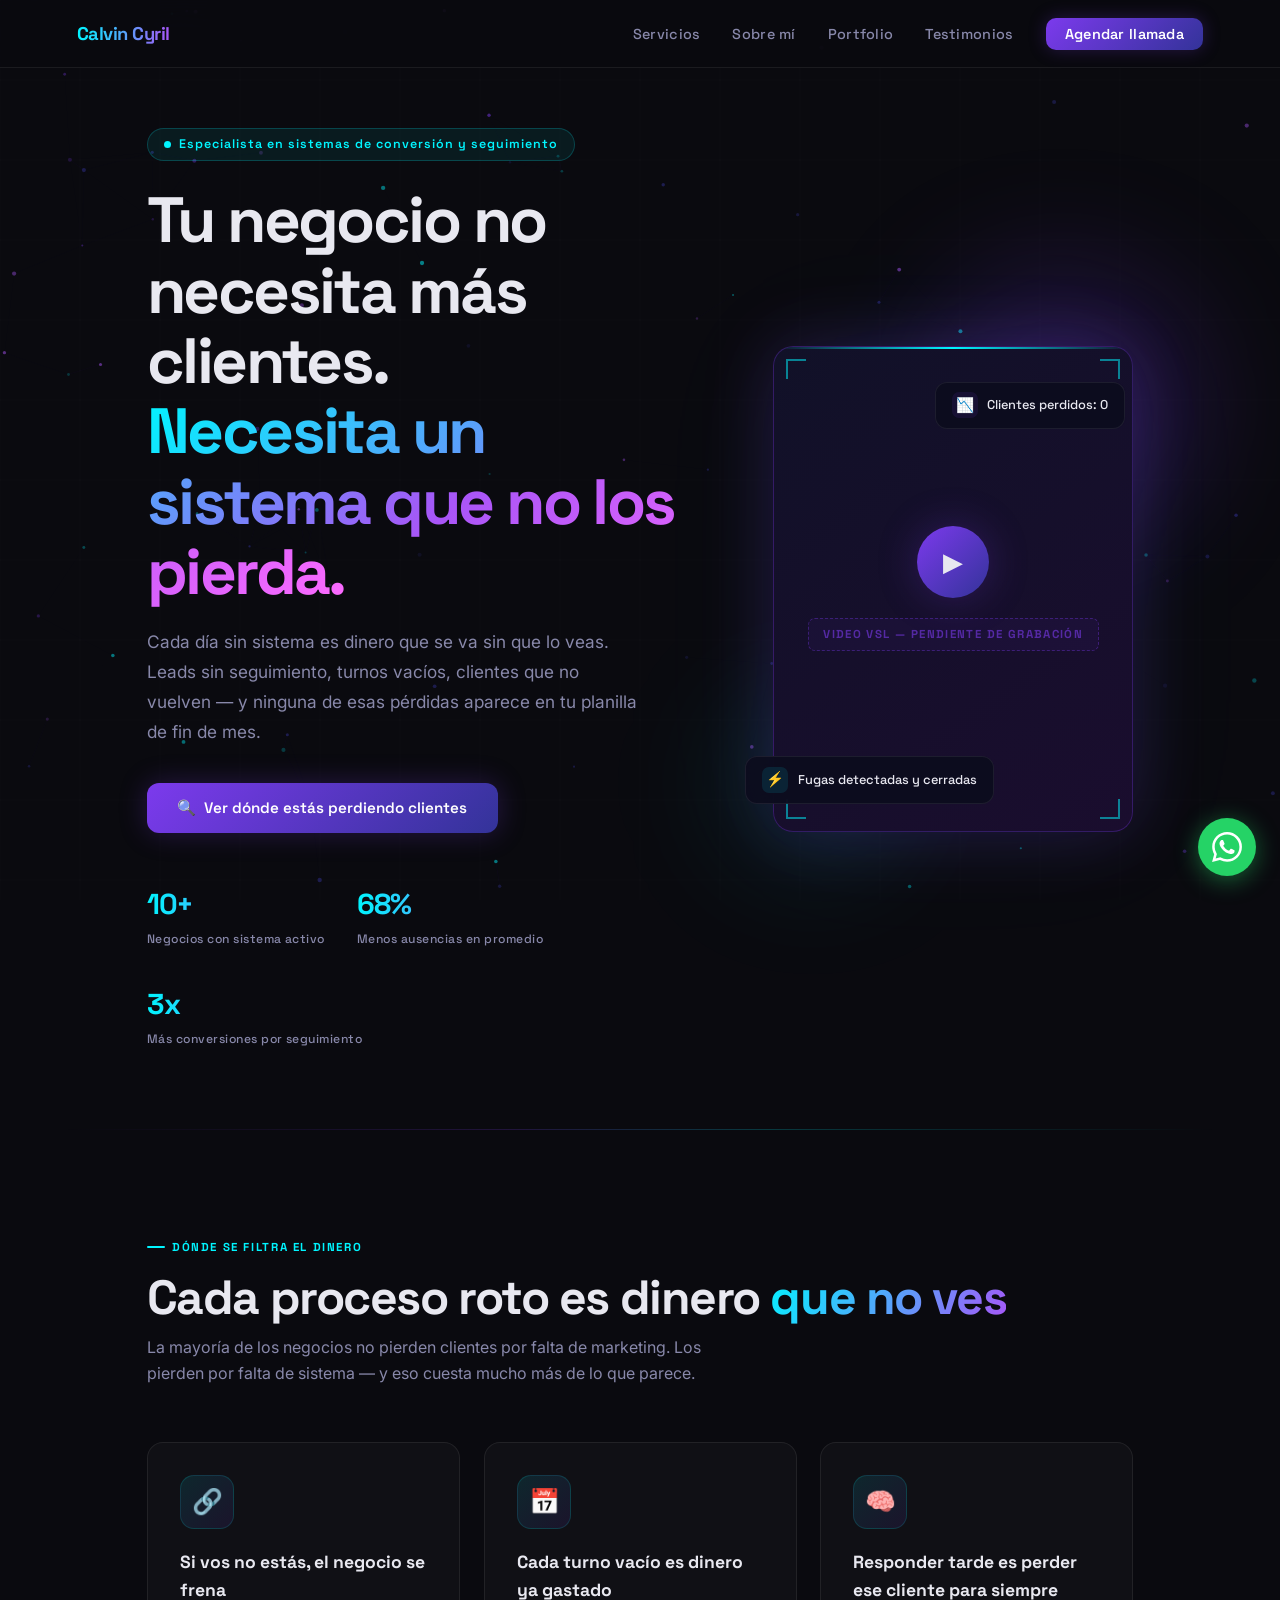
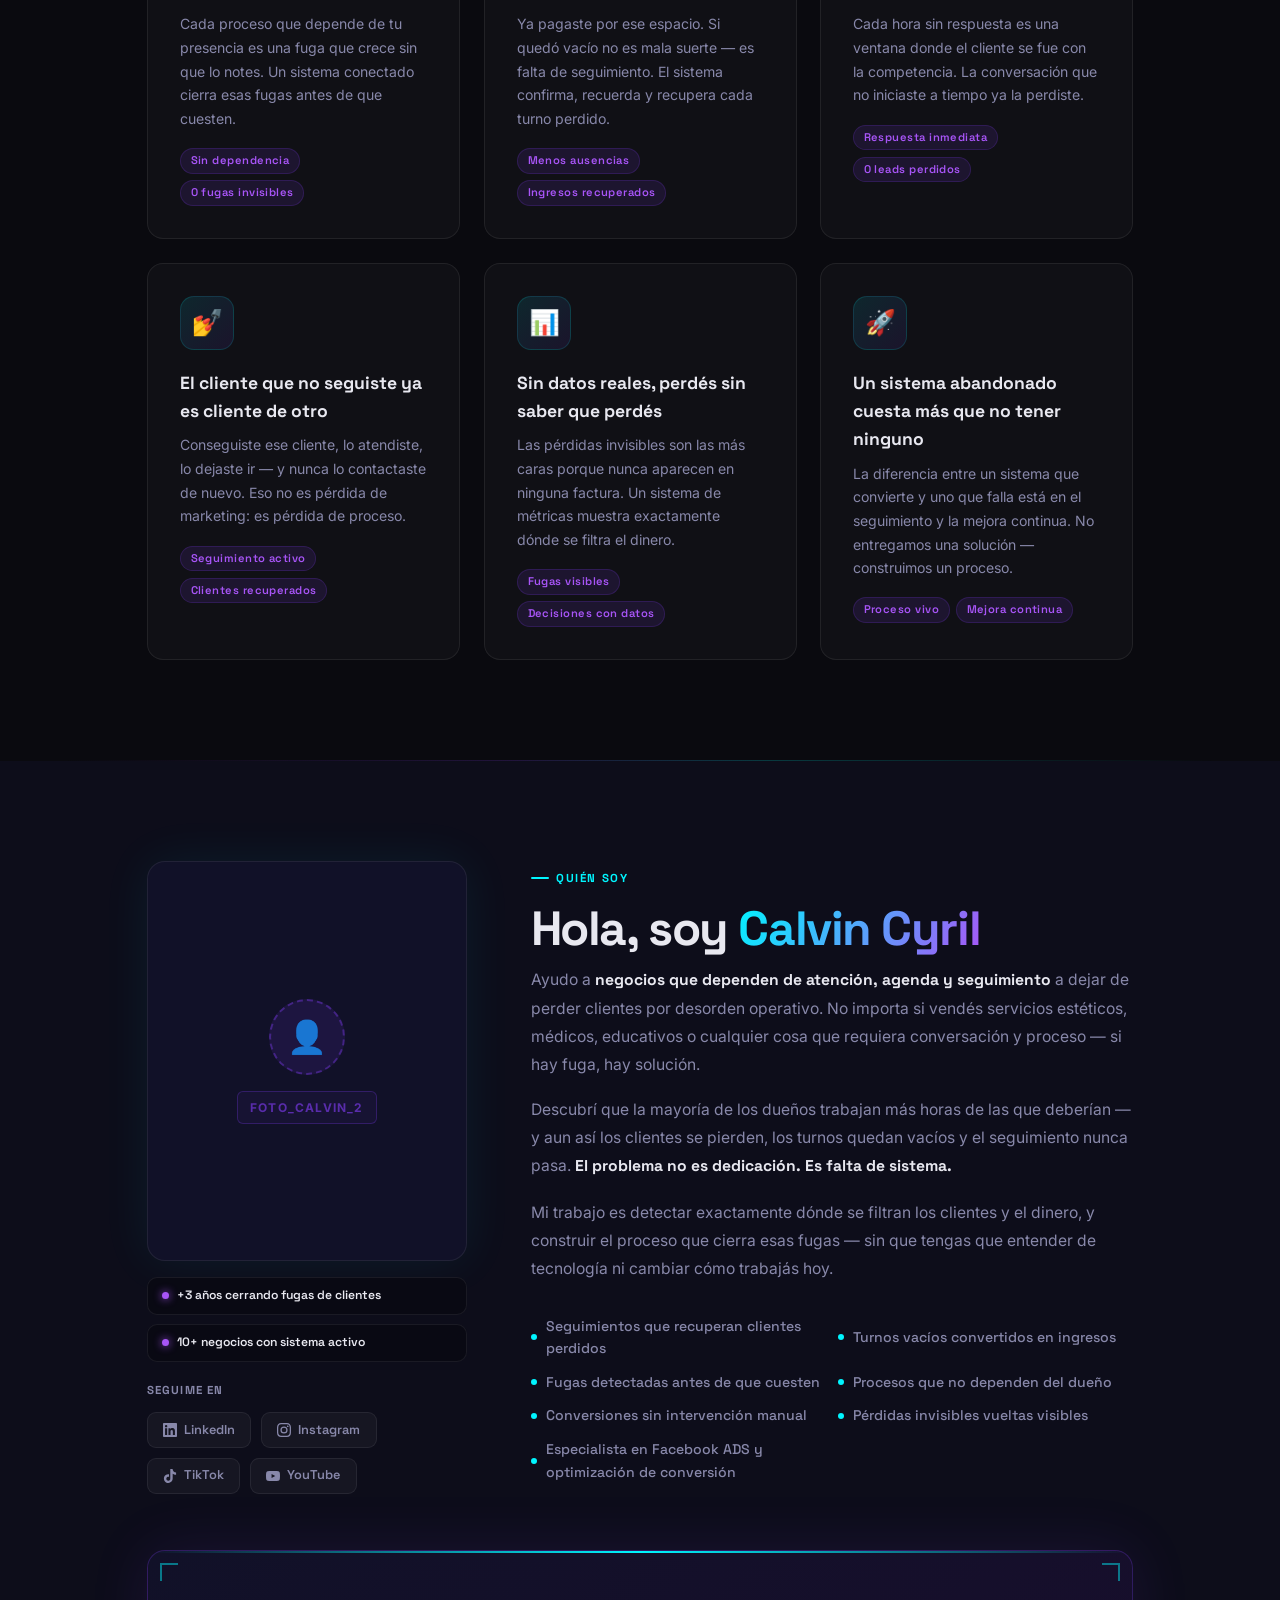
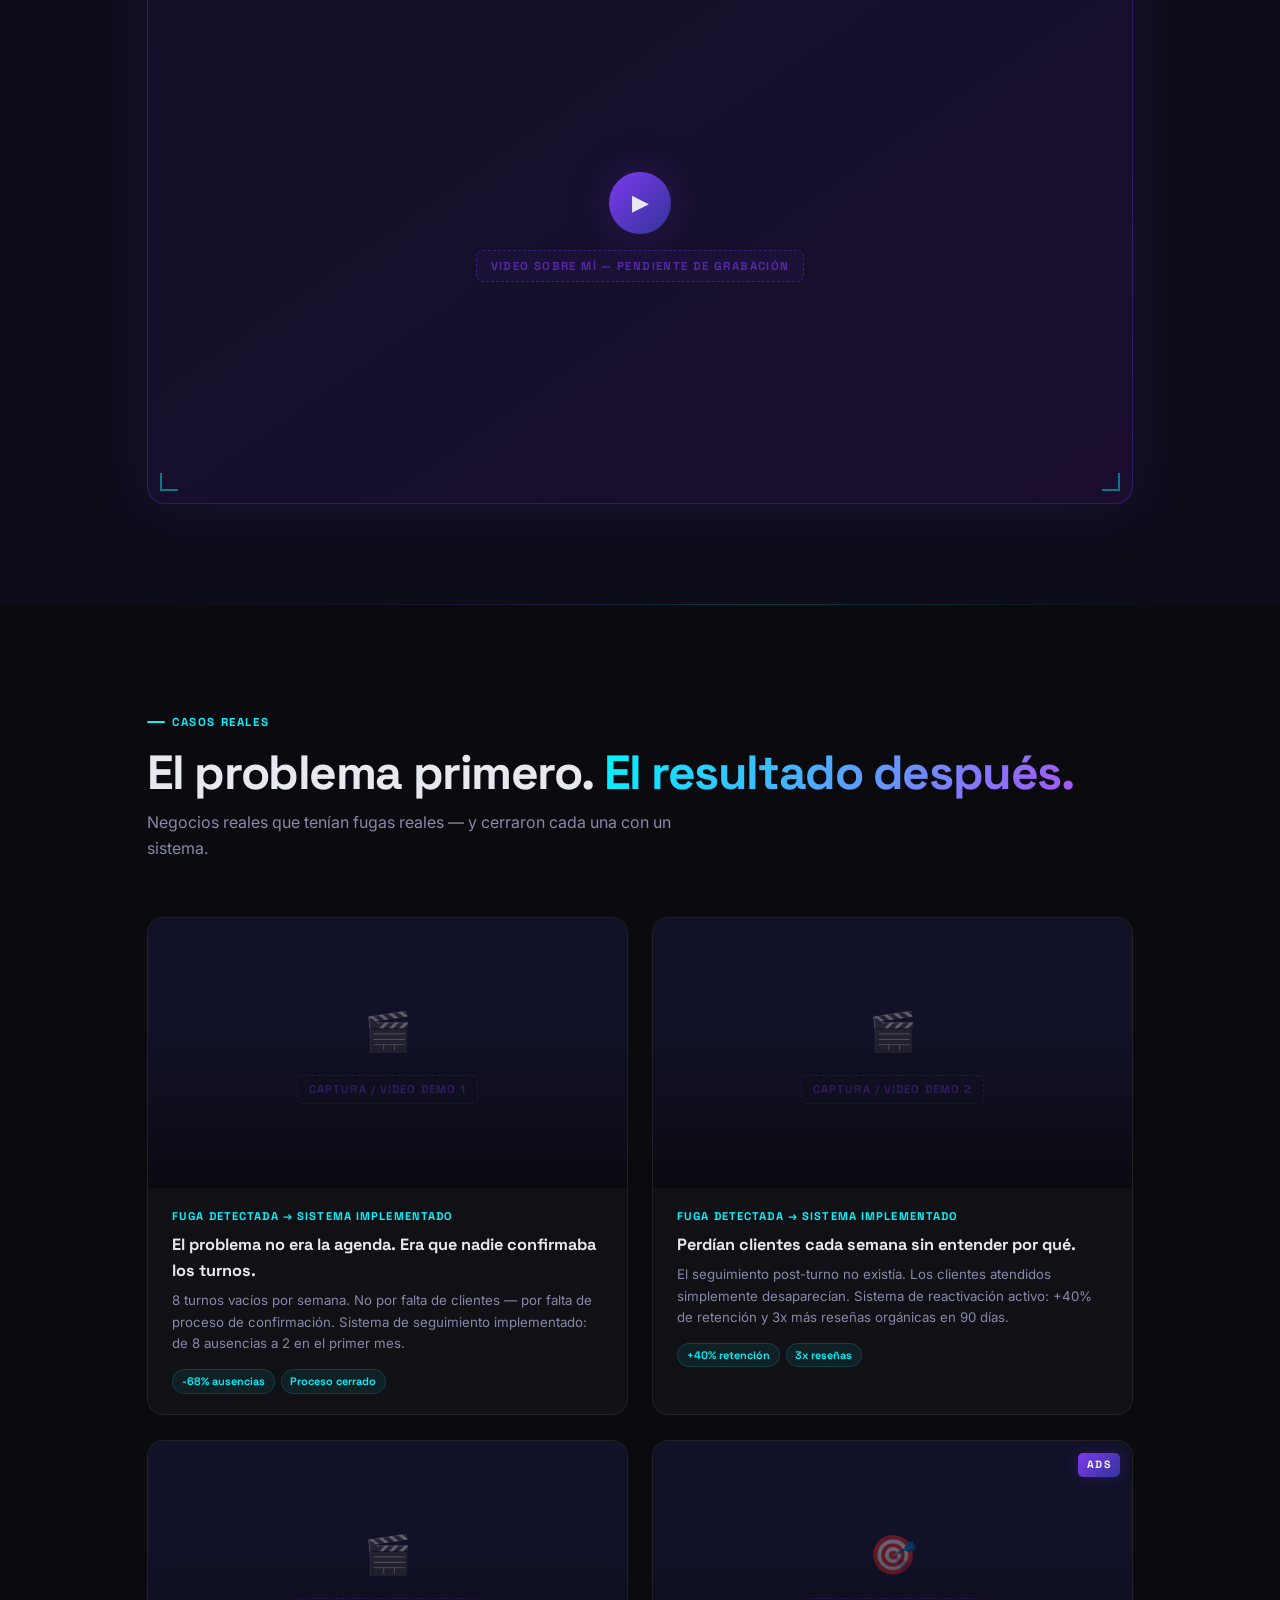
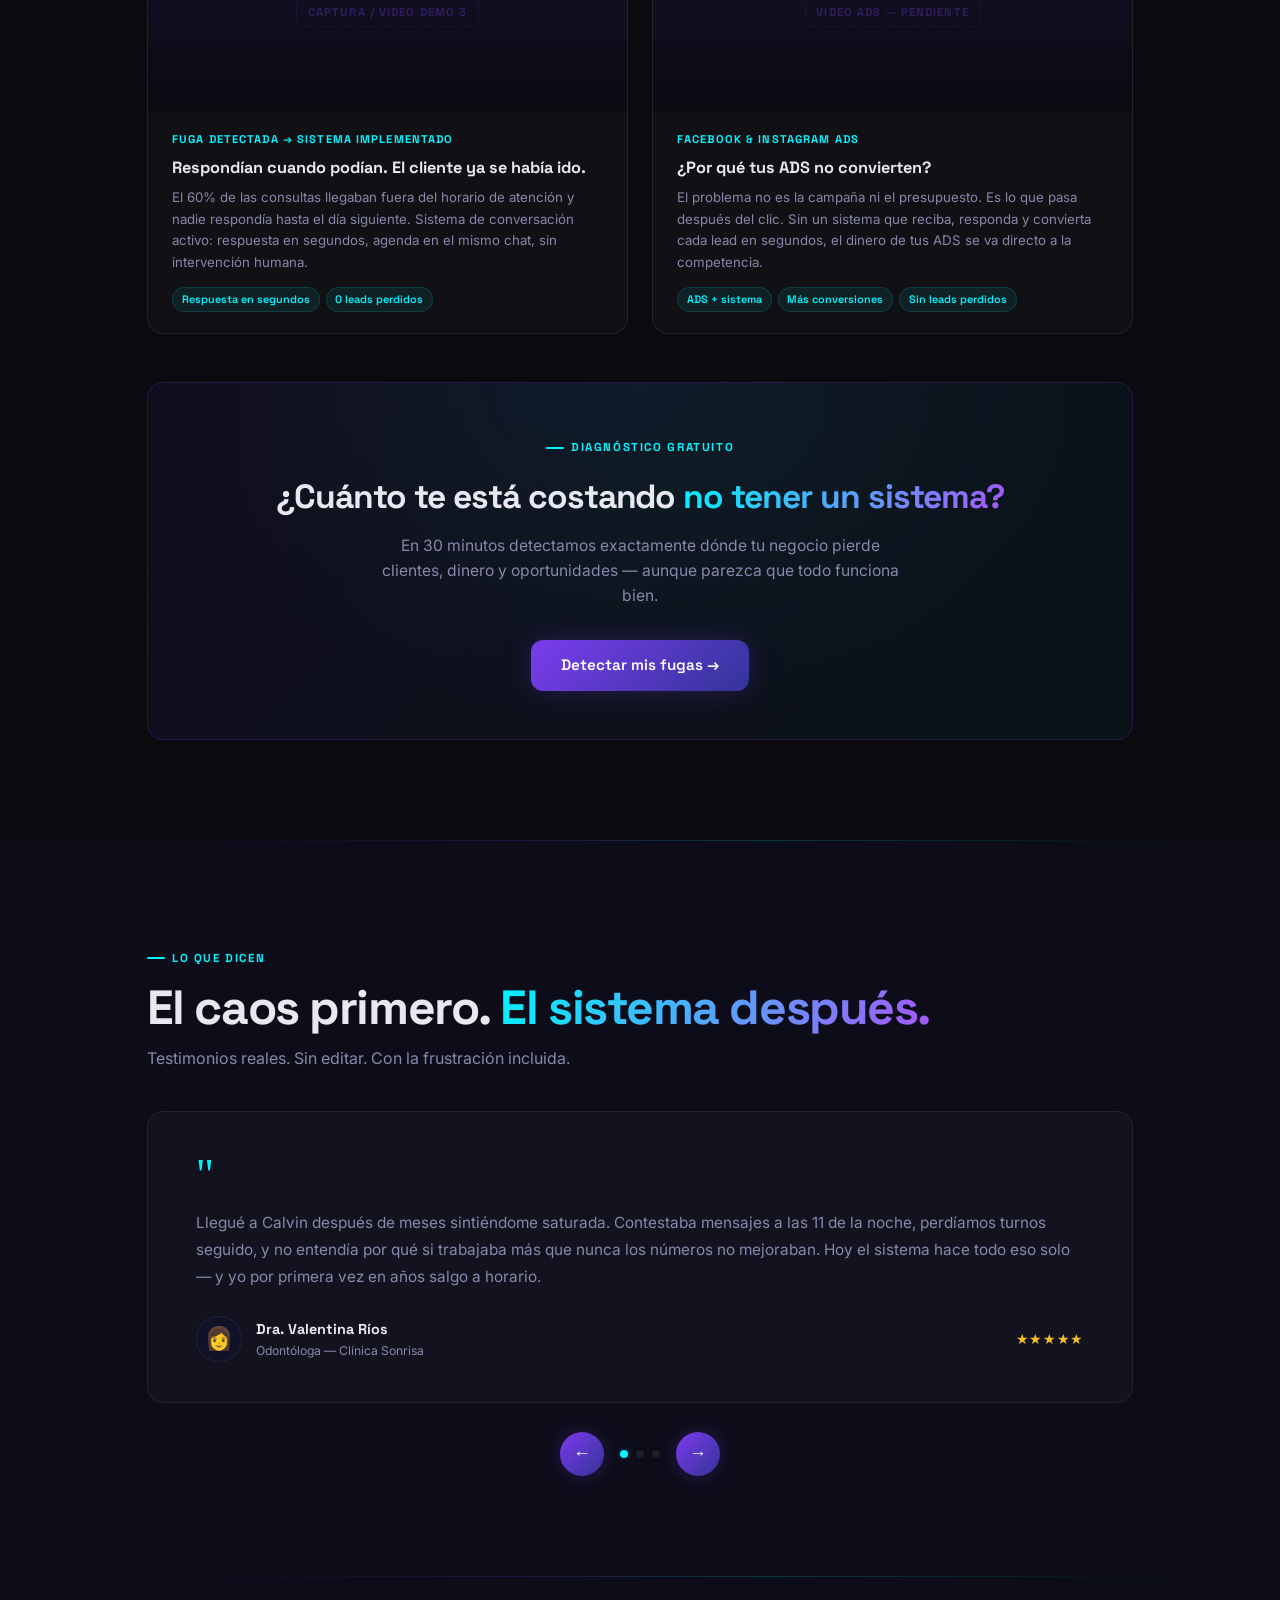
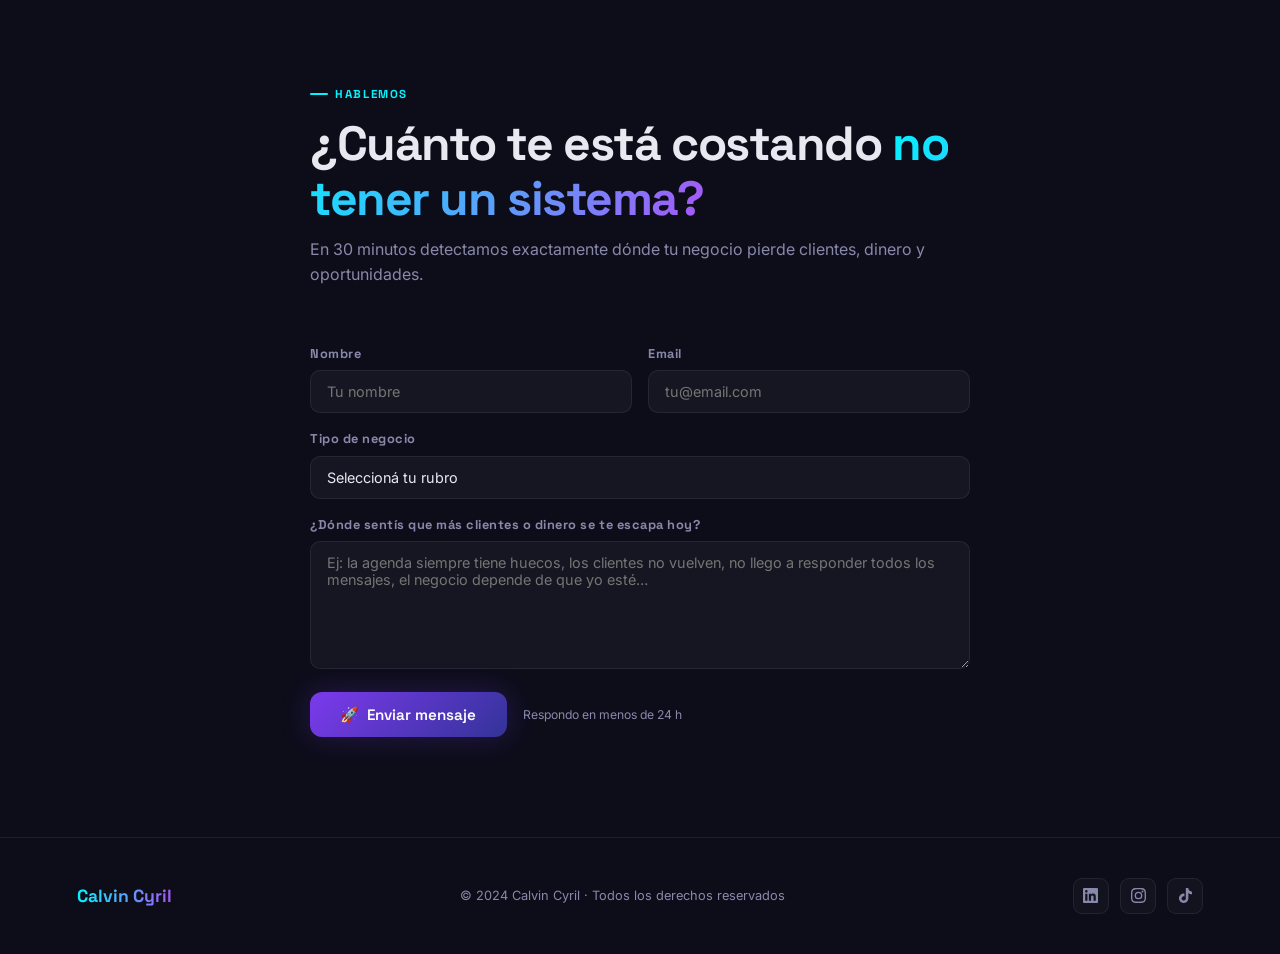
<file: index.html>
<!DOCTYPE html>
<html lang="es">
<head>
  <meta charset="UTF-8" />
  <meta name="viewport" content="width=device-width, initial-scale=1.0" />
  <title>Calvin Cyril — Implemento sistemas que convierten y retienen clientes</title>
  <link rel="preconnect" href="https://fonts.googleapis.com" />
  <link rel="preconnect" href="https://fonts.gstatic.com" crossorigin />
  <link href="https://fonts.googleapis.com/css2?family=Space+Grotesk:wght@300;400;500;600;700&family=Inter:wght@300;400;500;600&display=swap" rel="stylesheet" />
  <style>
    /* ====== RESET & VARIABLES ====== */
    *, *::before, *::after { box-sizing: border-box; margin: 0; padding: 0; }

    :root {
      --bg:     #0a0a0f;
      --bg2:    #0d0d1a;
      --bg3:    #111128;
      --cyan:   #00f5ff;
      --violet: #7c3aed;
      --vio2:   #a855f7;
      --vio3:   #333399;
      --gc:     rgba(0,245,255,.18);
      --gv:     rgba(124,58,237,.25);
      --text:   #e8e8f0;
      --muted:  #8888aa;
      --border: rgba(255,255,255,.07);
      --card:   rgba(255,255,255,.028);
      --r:      16px;
      --t:      .35s cubic-bezier(.4,0,.2,1);
    }

    html { scroll-behavior: smooth; }
    body {
      font-family: 'Space Grotesk', sans-serif;
      background: var(--bg);
      color: var(--text);
      overflow-x: hidden;
      line-height: 1.6;
    }
    ::selection { background: var(--violet); color: #fff; }
    ::-webkit-scrollbar { width: 5px; }
    ::-webkit-scrollbar-track { background: var(--bg); }
    ::-webkit-scrollbar-thumb { background: var(--vio3); border-radius: 3px; }

    /* ====== CANVAS ====== */
    #bg-canvas { position: fixed; inset: 0; z-index: 0; pointer-events: none; }

    /* ====== NAV ====== */
    nav {
      position: fixed; top: 0; left: 0; right: 0; z-index: 100;
      padding: 0 6vw; height: 68px;
      display: flex; align-items: center; justify-content: space-between;
      background: rgba(10,10,15,.75);
      backdrop-filter: blur(18px);
      border-bottom: 1px solid var(--border);
      transition: background var(--t);
    }
    .nav-logo {
      font-size: 1.15rem; font-weight: 700; letter-spacing: -.5px;
      background: linear-gradient(90deg,var(--cyan),var(--vio2));
      -webkit-background-clip: text; -webkit-text-fill-color: transparent; background-clip: text;
    }
    .nav-links { display: flex; gap: 2rem; list-style: none; }
    .nav-links a {
      color: var(--muted); text-decoration: none;
      font-size: .9rem; font-weight: 500; letter-spacing: .02em;
      transition: color var(--t);
    }
    .nav-links a:hover { color: var(--cyan); }
    .nav-cta {
      padding: .45rem 1.2rem !important;
      border-radius: 10px !important;
      background: linear-gradient(135deg,var(--violet),var(--vio3)) !important;
      color: #fff !important;
      box-shadow: 0 0 18px var(--gv) !important;
      font-weight: 600 !important;
    }
    .nav-cta:hover { filter: brightness(1.15) !important; transform: translateY(-1px); box-shadow: 0 0 30px var(--gv) !important; }
    .hamburger { display: none; flex-direction: column; gap: 5px; cursor: pointer; padding: 4px; }
    .hamburger span { display: block; width: 24px; height: 2px; background: var(--text); border-radius: 2px; transition: var(--t); }

    /* ====== SINGLE BUTTON STYLE ====== */
    .btn {
      display: inline-flex; align-items: center; gap: .5rem;
      padding: .82rem 1.9rem; border-radius: 12px;
      font-family: 'Space Grotesk', sans-serif;
      font-weight: 600; font-size: .95rem;
      cursor: pointer; text-decoration: none;
      border: none;
      background: linear-gradient(135deg,var(--violet) 0%,var(--vio3) 100%);
      color: #fff;
      box-shadow: 0 0 28px var(--gv);
      transition: var(--t);
    }
    .btn:hover {
      transform: translateY(-2px);
      box-shadow: 0 0 48px rgba(124,58,237,.55);
      filter: brightness(1.12);
    }
    .btn-sm { padding: .6rem 1.3rem; font-size: .88rem; }

    /* ====== SHARED ====== */
    section { position: relative; z-index: 1; }
    .section-inner { max-width: 1140px; margin: 0 auto; padding: 100px 6vw; }
    .section-tag {
      display: inline-flex; align-items: center; gap: .45rem;
      font-size: .72rem; font-weight: 700; letter-spacing: .14em;
      text-transform: uppercase; color: var(--cyan); margin-bottom: .9rem;
    }
    .section-tag::before {
      content: ''; display: block; width: 18px; height: 2px;
      background: var(--cyan); border-radius: 2px;
    }
    .section-title {
      font-size: clamp(1.9rem,4vw,3rem); font-weight: 700;
      line-height: 1.14; letter-spacing: -.03em; margin-bottom: .6rem;
    }
    .section-title span {
      background: linear-gradient(120deg,var(--cyan) 0%,var(--vio2) 100%);
      -webkit-background-clip: text; -webkit-text-fill-color: transparent; background-clip: text;
    }
    .section-sub {
      color: var(--muted); font-size: 1rem; max-width: 560px;
      margin-bottom: 3.5rem; font-family: 'Inter',sans-serif;
    }
    .gradient-divider {
      height: 1px;
      background: linear-gradient(90deg,transparent 5%,var(--violet) 40%,var(--cyan) 60%,transparent 95%);
      opacity: .2;
    }

    /* ====== DOMINO ANIMATIONS ====== */
    @keyframes dominoFall {
      0%   { opacity:0; transform: perspective(700px) rotateX(-30deg) translateY(50px) scale(.97); }
      65%  { opacity:1; transform: perspective(700px) rotateX(4deg)   translateY(-4px) scale(1); }
      100% { opacity:1; transform: perspective(700px) rotateX(0)       translateY(0)    scale(1); }
    }
    .domino-item { opacity: 0; }
    .domino-item.dom-in {
      animation: dominoFall .6s cubic-bezier(.34,1.2,.64,1) forwards;
    }

    /* fade-up for non-card elements */
    .fade-up { opacity:0; transform:translateY(28px); transition: opacity .7s ease, transform .7s ease; }
    .fade-up.visible { opacity:1; transform:translateY(0); }

    /* ====== ICON ANIMATIONS ====== */
    @keyframes iSpin   { to { transform: rotate(360deg); } }
    @keyframes iBounce { 0%,100%{transform:translateY(0)} 50%{transform:translateY(-7px)} }
    @keyframes iGlow   { 0%,100%{box-shadow:0 0 10px var(--gc)} 50%{box-shadow:0 0 28px var(--gc),0 0 50px rgba(0,245,255,.15)} }
    @keyframes iPulse  { 0%,100%{transform:scale(1)} 50%{transform:scale(1.18)} }
    @keyframes iFloat  { 0%,100%{transform:translateY(0) rotate(0deg)} 50%{transform:translateY(-5px) rotate(8deg)} }
    @keyframes iPing   { 0%,100%{transform:scale(1);opacity:1} 50%{transform:scale(1.12);opacity:.85} }

    .i-spin  { animation: iSpin   9s linear         infinite; }
    .i-bounce{ animation: iBounce 2.4s ease-in-out  infinite; }
    .i-glow  { animation: iGlow   2.2s ease-in-out  infinite; }
    .i-pulse { animation: iPulse  2s ease-in-out    infinite; }
    .i-float { animation: iFloat  3.2s ease-in-out  infinite; }
    .i-ping  { animation: iPing   2.8s ease-in-out  infinite; }

    @keyframes pulse { 0%,100%{opacity:1;transform:scale(1)} 50%{opacity:.4;transform:scale(.8)} }
    @keyframes float { 0%,100%{transform:translateY(0)} 50%{transform:translateY(-9px)} }

    /* ====== HERO ====== */
    #hero {
      min-height: 100vh; display: flex; align-items: center;
      padding-top: 68px; overflow: hidden;
    }
    .hero-inner {
      max-width: 1140px; margin: 0 auto; padding: 60px 6vw 80px;
      display: grid; grid-template-columns: 1fr 480px;
      gap: 4rem; align-items: center;
    }
    .hero-badge {
      display: inline-flex; align-items: center; gap: .5rem;
      padding: .35rem 1rem; border-radius: 50px;
      background: rgba(0,245,255,.07);
      border: 1px solid rgba(0,245,255,.2);
      color: var(--cyan); font-size: .78rem; font-weight: 600;
      letter-spacing: .08em; margin-bottom: 1.5rem;
    }
    .hero-badge .dot { width:7px;height:7px;border-radius:50%;background:var(--cyan);animation:pulse 2s infinite; }

    .hero-title {
      font-size: clamp(2.2rem, 5.5vw, 4rem);
      font-weight: 700; line-height: 1.1;
      letter-spacing: -.04em; margin-bottom: 1.2rem;
    }
    .hero-title .g {
      background: linear-gradient(135deg,var(--cyan) 0%,var(--vio2) 60%,#ff6bff 100%);
      -webkit-background-clip: text; -webkit-text-fill-color: transparent; background-clip: text;
    }
    .hero-desc {
      font-family: 'Inter',sans-serif; font-size: 1.08rem;
      color: var(--muted); line-height: 1.75;
      margin-bottom: 2.2rem; max-width: 490px;
    }
    .hero-actions { display: flex; gap: 1rem; flex-wrap: wrap; margin-bottom: 3rem; }

    /* Hero secondary link */
    .hero-link {
      display: inline-flex; align-items: center; gap: .4rem;
      color: var(--muted); font-size: .92rem; font-weight: 500;
      text-decoration: none; transition: color var(--t);
      align-self: center;
    }
    .hero-link:hover { color: var(--cyan); }
    .hero-link .arrow { font-size: 1rem; transition: transform var(--t); }
    .hero-link:hover .arrow { transform: translateX(4px); }

    .hero-stats { display: flex; gap: 2rem; flex-wrap: wrap; }
    .stat { display: flex; flex-direction: column; gap: .15rem; }
    .stat-num {
      font-size: 1.8rem; font-weight: 700;
      background: linear-gradient(90deg,var(--cyan),var(--vio2));
      -webkit-background-clip: text; -webkit-text-fill-color: transparent; background-clip: text;
      letter-spacing: -.04em;
    }
    .stat-label { font-size: .76rem; color: var(--muted); font-weight: 500; letter-spacing: .04em; }

    /* VSL video placeholder */
    .hero-vsl-wrap { position: relative; }
    .hero-vsl-frame {
      position: relative; border-radius: 20px; overflow: hidden;
      aspect-ratio: 9/16;
      background: linear-gradient(145deg,var(--bg3) 0%,#1a0d2e 100%);
      border: 1px solid rgba(124,58,237,.3);
      box-shadow: 0 0 70px rgba(124,58,237,.22), 0 0 140px rgba(0,245,255,.05);
    }
    .vsl-inner {
      width:100%; height:100%; display:flex; flex-direction:column;
      align-items:center; justify-content:center; gap:1.2rem;
      position:relative; z-index:1;
    }
    .vsl-play-btn {
      width: 72px; height: 72px; border-radius: 50%;
      background: linear-gradient(135deg,var(--violet),var(--vio3));
      display: flex; align-items: center; justify-content: center;
      font-size: 1.6rem; box-shadow: 0 0 40px var(--gv);
      cursor: pointer; transition: var(--t);
    }
    .vsl-play-btn:hover { transform: scale(1.1); box-shadow: 0 0 60px rgba(124,58,237,.6); }
    .vsl-label {
      font-size: .72rem; font-weight: 700; letter-spacing: .12em;
      color: rgba(124,58,237,.6); text-align: center; padding: .4rem .9rem;
      border: 1px dashed rgba(124,58,237,.35); border-radius: 7px;
      background: rgba(124,58,237,.06);
    }
    .vsl-scan {
      position: absolute; top: 0; left: 0; right: 0; height: 2px;
      background: linear-gradient(90deg,transparent,var(--cyan),transparent);
      animation: vslScan 3s linear infinite;
    }
    @keyframes vslScan {
      0%   { top: 0;    opacity: .7; }
      100% { top: 100%; opacity: 0; }
    }
    .vsl-corner {
      position: absolute; width: 20px; height: 20px;
      border-color: var(--cyan); border-style: solid; opacity: .5;
    }
    .vsl-corner.tl { top:12px;left:12px;  border-width:2px 0 0 2px; }
    .vsl-corner.tr { top:12px;right:12px; border-width:2px 2px 0 0; }
    .vsl-corner.bl { bottom:12px;left:12px;  border-width:0 0 2px 2px; }
    .vsl-corner.br { bottom:12px;right:12px; border-width:0 2px 2px 0; }

    .hero-deco { position:absolute; border-radius:50%; filter:blur(60px); pointer-events:none; }
    .hero-deco-1 { width:280px;height:280px;background:rgba(124,58,237,.2);top:-80px;right:-70px; }
    .hero-deco-2 { width:180px;height:180px;background:rgba(0,245,255,.1);bottom:-40px;left:-50px; }

    .floating-card {
      position: absolute;
      background: rgba(13,13,30,.92);
      border: 1px solid var(--border); border-radius: 12px;
      padding: .6rem 1rem; display: flex; align-items: center; gap: .6rem;
      font-size: .8rem; font-weight: 500; backdrop-filter: blur(10px);
      white-space: nowrap; animation: float 4s ease-in-out infinite; z-index: 2;
    }
    .floating-card.c1 { bottom:28px;left:-28px;animation-delay:0s; }
    .floating-card.c2 { top:36px;right:-16px;animation-delay:2s; }
    .fc-icon { width:26px;height:26px;border-radius:7px;display:flex;align-items:center;justify-content:center;font-size:.9rem; }

    /* ====== SERVICES ====== */
    #servicios { background: var(--bg); }
    .services-grid { display: grid; grid-template-columns: repeat(auto-fit,minmax(300px,1fr)); gap: 1.5rem; perspective: 1200px; }

    .service-card {
      background: var(--card); border: 1px solid var(--border);
      border-radius: var(--r); padding: 2rem;
      transition: border-color var(--t), transform var(--t), box-shadow var(--t);
      position: relative; overflow: hidden; cursor: default;
    }
    .service-card::before {
      content:''; position:absolute; inset:0;
      background:linear-gradient(135deg,var(--gc) 0%,var(--gv) 100%);
      opacity:0; transition:opacity var(--t);
    }
    .service-card:hover { border-color:rgba(0,245,255,.25); transform:translateY(-5px); box-shadow:0 12px 40px rgba(0,245,255,.08); }
    .service-card:hover::before { opacity:1; }

    .svc-icon {
      width:54px;height:54px;border-radius:14px;
      background:linear-gradient(135deg,rgba(0,245,255,.1),rgba(124,58,237,.1));
      border:1px solid rgba(0,245,255,.14);
      display:flex;align-items:center;justify-content:center;font-size:1.55rem;
      margin-bottom:1.2rem; position:relative; z-index:1;
    }
    .svc-title { font-size:1.1rem;font-weight:700;margin-bottom:.5rem;position:relative;z-index:1; }
    .svc-desc { font-family:'Inter',sans-serif;font-size:.88rem;color:var(--muted);line-height:1.68;position:relative;z-index:1; }
    .svc-tags { display:flex;flex-wrap:wrap;gap:.4rem;margin-top:1.1rem;position:relative;z-index:1; }
    .svc-tag {
      padding:.18rem .6rem;border-radius:50px;
      background:rgba(124,58,237,.12);border:1px solid rgba(124,58,237,.2);
      color:var(--vio2);font-size:.7rem;font-weight:600;letter-spacing:.04em;
    }

    /* ====== ABOUT ====== */
    #sobre-mi { background: var(--bg2); }
    .about-wrap { max-width:1140px;margin:0 auto;padding:100px 6vw; }
    .about-top {
      display: grid; grid-template-columns: 340px 1fr;
      gap: 4.5rem; align-items: start; margin-bottom: 3.5rem;
    }
    .about-photo-col { position: relative; }
    .about-photo-frame {
      border-radius: 18px; overflow: hidden; aspect-ratio: 4/5;
      background: var(--bg3); border: 1px solid var(--border);
      box-shadow: 0 0 50px rgba(0,245,255,.07);
    }
    .photo-placeholder {
      width:100%;height:100%;display:flex;flex-direction:column;
      align-items:center;justify-content:center;gap:1rem;color:var(--muted);
      font-family:'Inter',sans-serif;
    }
    .ph-icon {
      width:76px;height:76px;border-radius:50%;
      background:rgba(124,58,237,.12);border:2px dashed rgba(124,58,237,.4);
      display:flex;align-items:center;justify-content:center;font-size:2rem;
    }
    .ph-label {
      font-size:.75rem;font-weight:700;letter-spacing:.1em;
      color:rgba(124,58,237,.65);text-align:center;padding:.38rem .75rem;
      border:1px solid rgba(124,58,237,.28);border-radius:6px;
      background:rgba(124,58,237,.06);
    }

    /* RRSS */
    .about-rrss { display:flex;flex-direction:column;gap:.6rem;margin-top:1.2rem; }
    .about-rrss-title { font-size:.72rem;font-weight:700;letter-spacing:.1em;color:var(--muted);text-transform:uppercase;margin-bottom:.2rem; }
    .rrss-row { display:flex;gap:.6rem;flex-wrap:wrap; }
    .rrss-btn {
      display:inline-flex;align-items:center;gap:.45rem;
      padding:.42rem .95rem;border-radius:9px;
      background:rgba(255,255,255,.04);border:1px solid var(--border);
      color:var(--muted);font-size:.8rem;font-weight:600;
      text-decoration:none;transition:var(--t);
    }
    .rrss-btn:hover { border-color:var(--cyan);color:var(--cyan);background:rgba(0,245,255,.07);box-shadow:0 0 14px var(--gc); }
    .rrss-btn svg { width:14px;height:14px;fill:currentColor;flex-shrink:0; }

    /* About content */
    .about-content {}
    .about-text { font-family:'Inter',sans-serif;font-size:.98rem;color:var(--muted);line-height:1.78;margin-bottom:1.1rem; }
    .about-text strong { color:var(--text);font-family:'Space Grotesk',sans-serif; }
    .skills-grid { display:grid;grid-template-columns:repeat(2,1fr);gap:.7rem;margin-top:2rem; }
    .skill-item { display:flex;align-items:center;gap:.6rem;font-size:.88rem;font-weight:500;color:var(--muted); }
    .sk-dot { width:6px;height:6px;border-radius:50%;background:var(--cyan);flex-shrink:0; }

    /* About video */
    .about-video-wrap { width:100%; }
    .about-video-frame {
      border-radius: 18px; overflow:hidden;
      aspect-ratio: 16/9;
      background: linear-gradient(145deg,var(--bg3),#1a0d2e);
      border: 1px solid rgba(124,58,237,.28);
      box-shadow: 0 0 60px rgba(124,58,237,.12);
      display:flex;flex-direction:column;align-items:center;justify-content:center;
      gap:1rem;position:relative;
    }
    .about-video-frame .vsl-scan { top:0; }
    .about-video-frame .vsl-play-btn { width:62px;height:62px;font-size:1.4rem; }
    .about-video-label {
      font-size:.72rem;font-weight:700;letter-spacing:.12em;
      color:rgba(124,58,237,.6);text-align:center;padding:.38rem .85rem;
      border:1px dashed rgba(124,58,237,.35);border-radius:7px;
      background:rgba(124,58,237,.06);
    }
    .av-corner { position:absolute;width:18px;height:18px;border-color:var(--cyan);border-style:solid;opacity:.45; }
    .av-corner.tl{top:12px;left:12px;border-width:2px 0 0 2px;}
    .av-corner.tr{top:12px;right:12px;border-width:2px 2px 0 0;}
    .av-corner.bl{bottom:12px;left:12px;border-width:0 0 2px 2px;}
    .av-corner.br{bottom:12px;right:12px;border-width:0 2px 2px 0;}

    /* About badges */
    .about-badges { display:flex;flex-direction:column;gap:.6rem;margin-top:1rem; }
    .about-badge {
      background:rgba(10,10,20,.95);border:1px solid var(--border);
      border-radius:10px;padding:.5rem .9rem;font-size:.76rem;font-weight:600;
      display:flex;align-items:center;gap:.5rem;backdrop-filter:blur(10px);
    }
    .dot-v { width:7px;height:7px;border-radius:50%;background:var(--vio2);box-shadow:0 0 8px var(--vio2); }

    /* ====== PORTFOLIO ====== */
    #portfolio { background: var(--bg); }
    .portfolio-grid { display:grid;grid-template-columns:repeat(auto-fit,minmax(300px,1fr));gap:1.5rem;perspective:1200px; }
    .project-card {
      background:var(--card);border:1px solid var(--border);
      border-radius:var(--r);overflow:hidden;transition:var(--t);
    }
    .project-card:hover { border-color:rgba(124,58,237,.3);transform:translateY(-5px);box-shadow:0 14px 48px rgba(124,58,237,.1); }
    .project-thumb {
      aspect-ratio:16/9;background:var(--bg3);
      display:flex;align-items:center;justify-content:center;position:relative;overflow:hidden;
    }
    .project-thumb::after {
      content:'';position:absolute;inset:0;
      background:linear-gradient(180deg,transparent 40%,rgba(10,10,15,.9) 100%);
    }
    .thumb-placeholder { display:flex;flex-direction:column;align-items:center;justify-content:center;gap:.8rem;color:var(--muted);width:100%;height:100%; }
    .th-icon { font-size:2.4rem;opacity:.35; }
    .th-label { font-size:.7rem;font-weight:700;letter-spacing:.1em;color:rgba(124,58,237,.5);border:1px dashed rgba(124,58,237,.28);padding:.28rem .65rem;border-radius:5px; }
    .project-info { padding:1.3rem 1.5rem; }
    .project-type { font-size:.7rem;font-weight:700;letter-spacing:.1em;color:var(--cyan);text-transform:uppercase;margin-bottom:.35rem; }
    .project-title { font-size:1.02rem;font-weight:700;margin-bottom:.38rem; }
    .project-desc { font-family:'Inter',sans-serif;font-size:.83rem;color:var(--muted);line-height:1.62; }
    .project-chips { display:flex;flex-wrap:wrap;gap:.38rem;margin-top:.9rem; }
    .project-chip {
      padding:.16rem .55rem;border-radius:50px;
      background:rgba(0,245,255,.07);border:1px solid rgba(0,245,255,.14);
      color:var(--cyan);font-size:.68rem;font-weight:600;
    }

    /* ====== TESTIMONIALS CAROUSEL ====== */
    #testimonios { background: var(--bg2); }
    .testi-carousel-wrap { position:relative; }
    .testi-viewport { overflow:hidden;border-radius:var(--r); }
    .testi-track {
      display:flex;
      transition: transform .55s cubic-bezier(.4,0,.2,1);
    }
    .testi-card {
      flex: 0 0 100%; min-width:0;
      background:var(--card);border:1px solid var(--border);
      border-radius:var(--r);padding:2.2rem;
    }
    .testi-quote {
      font-size:2.8rem;line-height:1;
      background:linear-gradient(135deg,var(--cyan),var(--vio2));
      -webkit-background-clip:text;-webkit-text-fill-color:transparent;background-clip:text;
      margin-bottom:.8rem;font-family:Georgia,serif;
    }
    .testi-text { font-family:'Inter',sans-serif;font-size:.96rem;color:var(--muted);line-height:1.75;margin-bottom:1.6rem; }
    .testi-footer { display:flex;align-items:center;gap:.9rem; }
    .testi-avatar {
      width:46px;height:46px;border-radius:50%;background:var(--bg3);
      border:1px solid var(--border);display:flex;align-items:center;justify-content:center;
      font-size:1.4rem;flex-shrink:0;
    }
    .testi-name { font-size:.9rem;font-weight:700; }
    .testi-role { font-size:.76rem;color:var(--muted);font-family:'Inter',sans-serif; }
    .testi-stars { margin-left:auto;color:#fbbf24;font-size:.9rem;letter-spacing:.05em; }

    .testi-controls {
      display:flex;align-items:center;justify-content:center;gap:1rem;margin-top:1.8rem;
    }
    .testi-arrow {
      width:44px;height:44px;border-radius:50%;
      background:var(--card);border:1px solid var(--border);
      display:flex;align-items:center;justify-content:center;
      cursor:pointer;font-size:1.1rem;color:var(--muted);
      transition:var(--t);
      background: linear-gradient(135deg,var(--violet),var(--vio3));
      color:#fff;border:none;box-shadow:0 0 18px var(--gv);
    }
    .testi-arrow:hover { transform:scale(1.1);box-shadow:0 0 32px rgba(124,58,237,.5); }
    .testi-dots { display:flex;gap:.5rem; }
    .testi-dot {
      width:8px;height:8px;border-radius:50%;background:var(--border);
      cursor:pointer;transition:var(--t);border:none;
    }
    .testi-dot.active { background:var(--cyan);box-shadow:0 0 10px var(--gc); }

    /* ====== CONTACT ====== */
    #contacto { background: var(--bg); }
    .contact-inner {
      max-width:1140px;margin:0 auto;padding:100px 6vw;
      display:grid;grid-template-columns:1fr 1fr;gap:5rem;align-items:start;
    }
    .contact-item { display:flex;align-items:center;gap:.8rem;color:var(--muted);font-family:'Inter',sans-serif;font-size:.9rem;margin-bottom:.9rem; }
    .ci-icon {
      width:36px;height:36px;border-radius:8px;
      background:rgba(0,245,255,.07);border:1px solid rgba(0,245,255,.12);
      display:flex;align-items:center;justify-content:center;font-size:.95rem;flex-shrink:0;
    }
    .calendly-box {
      margin-top:2rem;padding:1.5rem;border-radius:var(--r);
      border:1px solid rgba(124,58,237,.25);background:rgba(124,58,237,.05);
    }
    .calendly-box h4 { font-size:1rem;font-weight:700;margin-bottom:.5rem; }
    .calendly-box p { font-size:.86rem;color:var(--muted);font-family:'Inter',sans-serif;margin-bottom:1rem;line-height:1.62; }

    /* Contact form */
    .contact-form { display:flex;flex-direction:column;gap:1rem; }
    .form-group { display:flex;flex-direction:column;gap:.38rem; }
    .form-group label { font-size:.8rem;font-weight:700;color:var(--muted);letter-spacing:.04em; }
    .form-group input,
    .form-group textarea,
    .form-group select {
      background:rgba(255,255,255,.04);border:1px solid var(--border);
      border-radius:10px;padding:.75rem 1rem;color:var(--text);
      font-family:'Inter',sans-serif;font-size:.9rem;outline:none;
      transition:border-color var(--t),box-shadow var(--t);-webkit-appearance:none;
    }
    .form-group select option { background:var(--bg2); }
    .form-group input:focus,
    .form-group textarea:focus,
    .form-group select:focus {
      border-color:rgba(0,245,255,.38);box-shadow:0 0 0 3px rgba(0,245,255,.08);
    }
    .form-group textarea { resize:vertical;min-height:128px; }
    .form-row { display:grid;grid-template-columns:1fr 1fr;gap:1rem; }
    .form-submit { display:flex;gap:1rem;align-items:center;flex-wrap:wrap;margin-top:.4rem; }
    .form-note { font-family:'Inter',sans-serif;font-size:.76rem;color:var(--muted); }

    /* ====== FOOTER ====== */
    footer {
      position:relative;z-index:1;
      background:var(--bg2);border-top:1px solid var(--border);
      padding:2.5rem 6vw;
    }
    .footer-inner {
      max-width:1140px;margin:0 auto;
      display:flex;justify-content:space-between;align-items:center;gap:2rem;flex-wrap:wrap;
    }
    .footer-logo {
      font-size:1.1rem;font-weight:700;
      background:linear-gradient(90deg,var(--cyan),var(--vio2));
      -webkit-background-clip:text;-webkit-text-fill-color:transparent;background-clip:text;
    }
    .footer-copy { font-family:'Inter',sans-serif;font-size:.8rem;color:var(--muted);text-align:center; }
    .footer-socials { display:flex;gap:.7rem; }
    .social-btn {
      width:36px;height:36px;border-radius:9px;
      background:var(--card);border:1px solid var(--border);
      display:flex;align-items:center;justify-content:center;
      text-decoration:none;color:var(--muted);transition:var(--t);
    }
    .social-btn svg { width:15px;height:15px;fill:currentColor; }
    .social-btn:hover { border-color:rgba(0,245,255,.3);color:var(--cyan);box-shadow:0 0 14px var(--gc);transform:translateY(-2px); }

    /* ====== WHATSAPP FLOAT ====== */
    .wa-float {
      position:fixed;bottom:24px;right:24px;z-index:999;
      width:58px;height:58px;border-radius:50%;
      background:#25D366;
      display:flex;align-items:center;justify-content:center;
      box-shadow:0 4px 24px rgba(37,211,102,.45);
      text-decoration:none;transition:var(--t);
      animation: waPulse 2.5s ease-in-out infinite;
    }
    .wa-float svg { width:30px;height:30px;fill:#fff; }
    .wa-float:hover { transform:scale(1.12);box-shadow:0 6px 36px rgba(37,211,102,.65); animation:none; }
    @keyframes waPulse {
      0%,100%{box-shadow:0 4px 24px rgba(37,211,102,.45);}
      50%{box-shadow:0 4px 40px rgba(37,211,102,.75),0 0 0 8px rgba(37,211,102,.12);}
    }

    /* ====== CONTACT FORM STANDALONE ====== */
    #contacto { background: var(--bg2); }
    .contact-form-wrap {
      max-width: 660px;
      margin: 0 auto;
    }
    .contact-form-wrap .section-sub { max-width: 100%; }

    /* ====== PORTFOLIO CTA BANNER ====== */
    .portfolio-cta {
      margin-top: 3rem;
      padding: 3rem;
      border-radius: var(--r);
      background: linear-gradient(135deg, rgba(124,58,237,.07) 0%, rgba(0,245,255,.04) 100%);
      border: 1px solid rgba(124,58,237,.22);
      text-align: center;
      position: relative;
      overflow: hidden;
    }
    .portfolio-cta::before {
      content: '';
      position: absolute; inset: 0;
      background: radial-gradient(ellipse at 50% 0%, rgba(0,245,255,.06) 0%, transparent 70%);
      pointer-events: none;
    }
    .pcta-tag {
      display: inline-flex; align-items: center; gap: .45rem;
      font-size: .72rem; font-weight: 700; letter-spacing: .14em;
      text-transform: uppercase; color: var(--cyan); margin-bottom: .8rem;
    }
    .pcta-tag::before { content:''; display:block; width:18px; height:2px; background:var(--cyan); border-radius:2px; }
    .pcta-title {
      font-size: clamp(1.5rem, 3vw, 2.1rem);
      font-weight: 700; letter-spacing: -.03em; margin-bottom: .6rem;
      position: relative; z-index: 1;
    }
    .pcta-title span {
      background: linear-gradient(120deg, var(--cyan) 0%, var(--vio2) 100%);
      -webkit-background-clip: text; -webkit-text-fill-color: transparent; background-clip: text;
    }
    .pcta-sub {
      font-family: 'Inter', sans-serif; font-size: .98rem;
      color: var(--muted); margin-bottom: 2rem;
      max-width: 540px; margin-left: auto; margin-right: auto;
      position: relative; z-index: 1;
    }

    /* ADS card badge */
    .ads-thumb { position: relative; }
    .ads-badge {
      position: absolute; top: 12px; right: 12px; z-index: 3;
      background: linear-gradient(135deg, var(--violet), var(--vio3));
      color: #fff; font-size: .66rem; font-weight: 800;
      letter-spacing: .1em; padding: .22rem .6rem; border-radius: 5px;
      box-shadow: 0 0 14px var(--gv); text-transform: uppercase;
    }

    /* ====== DESKTOP LARGE ≥1300px ====== */
    @media(min-width:1300px) {
      .hero-inner { grid-template-columns: 1fr 420px; gap: 5rem; }
      .hero-vsl-frame { height: clamp(500px, 56vh, 620px); }
    }

    /* ====== DESKTOP BASE 901px – 1299px ====== */
    @media(min-width:901px) {
      /* VSL: drop 9/16 portrait, use fixed viewport-relative height */
      .hero-inner {
        grid-template-columns: 1fr 360px;
        gap: 4rem;
        min-height: calc(100vh - 68px);
        align-items: center;
      }
      .hero-vsl-frame {
        aspect-ratio: unset;
        height: clamp(440px, 54vh, 580px);
        width: 100%;
      }
      /* Floating cards: keep inside the visible hero area */
      .floating-card.c2 { right: 8px; }
      /* Services: always 3 cols on desktop */
      .services-grid { grid-template-columns: repeat(3,1fr); }
      /* Portfolio: 2×2 grid (4 cards) */
      .portfolio-grid { grid-template-columns: repeat(2,1fr); }
      /* Testimonials: wider cards look better slightly constrained */
      .testi-card { padding: 2.5rem 3rem; }
      /* About: slightly tighter column */
      .about-top { grid-template-columns: 320px 1fr; gap: 4rem; }
    }

    /* ====== TABLET 701px – 900px ====== */
    @media(max-width:900px) {
      .hero-inner {
        grid-template-columns: 1fr;
        padding: 50px 6vw 70px;
        gap: 3rem;
      }
      .hero-content { order: 1; }
      .hero-vsl-wrap { order: 2; max-width: 360px; margin: 0 auto; }
      .about-top { grid-template-columns: 1fr; gap: 2.5rem; }
      .about-photo-col { max-width: 300px; margin: 0 auto; }
      .contact-inner { grid-template-columns: 1fr; gap: 3rem; }
      .section-inner { padding: 80px 6vw; }
      .about-wrap { padding: 80px 6vw; }
      .services-grid { grid-template-columns: repeat(2,1fr); }
      .portfolio-grid { grid-template-columns: repeat(2,1fr); }
    }

    /* ====== MOBILE ≤700px ====== */
    @media(max-width:700px) {
      .nav-links { display:none; }
      .nav-links.open {
        display:flex; flex-direction:column;
        position:fixed; top:68px; left:0; right:0;
        background:rgba(10,10,15,.97); border-bottom:1px solid var(--border);
        padding:1.5rem 6vw 2rem; gap:1.2rem;
        backdrop-filter:blur(20px); z-index:99;
      }
      .hamburger { display:flex; }
      .hero-inner { padding: 44px 5vw 60px; gap: 2.5rem; }
      .hero-title { font-size: 1.95rem; line-height: 1.15; }
      .hero-desc { font-size: 1rem; }
      .hero-stats { gap: 1.4rem; flex-wrap: wrap; }
      .stat-num { font-size: 1.55rem; }
      .hero-actions { flex-direction: column; align-items: flex-start; gap: .85rem; }
      .hero-vsl-wrap { max-width: 300px; margin: 0 auto; }
      .section-title { font-size: 1.75rem; }
      .section-inner { padding: 70px 5vw; }
      .about-wrap { padding: 70px 5vw; }
      .contact-inner { padding: 70px 5vw; }
      .form-row { grid-template-columns: 1fr; }
      .skills-grid { grid-template-columns: 1fr; }
      .services-grid { grid-template-columns: 1fr; }
      .portfolio-grid { grid-template-columns: 1fr; }
      .testi-card { padding: 1.6rem; }
      .about-top { gap: 2rem; }
      .about-photo-col { max-width: 260px; margin: 0 auto; }
      .footer-inner { flex-direction: column; align-items: center; text-align: center; gap: 1.2rem; }
    }

    /* ====== VERY SMALL ≤380px ====== */
    @media(max-width:380px) {
      .hero-title { font-size: 1.7rem; }
      .btn { padding: .72rem 1.4rem; font-size: .88rem; }
      .hero-badge { font-size: .7rem; }
    }
  </style>
</head>
<body>

<canvas id="bg-canvas"></canvas>

<!-- ====== NAV ====== -->
<nav id="navbar">
  <span class="nav-logo">Calvin Cyril</span>
  <ul class="nav-links" id="nav-links">
    <li><a href="#servicios">Servicios</a></li>
    <li><a href="#sobre-mi">Sobre mí</a></li>
    <li><a href="#portfolio">Portfolio</a></li>
    <li><a href="#testimonios">Testimonios</a></li>
    <li><a href="#contacto" class="nav-cta">Agendar llamada</a></li>
  </ul>
  <div class="hamburger" id="hamburger">
    <span></span><span></span><span></span>
  </div>
</nav>

<!-- ====== HERO ====== -->
<section id="hero">
  <div class="hero-inner">
    <div class="hero-content">
      <div class="hero-badge">
        <span class="dot"></span>
        Especialista en sistemas de conversión y seguimiento
      </div>

      <h1 class="hero-title">
        Tu negocio no necesita más clientes.<br />
        <span class="g">Necesita un sistema que no los pierda.</span>
      </h1>

      <p class="hero-desc">
        Cada día sin sistema es dinero que se va sin que lo veas. Leads sin seguimiento,
        turnos vacíos, clientes que no vuelven — y ninguna de esas pérdidas aparece
        en tu planilla de fin de mes.
      </p>

      <div class="hero-actions">
        <a href="#portfolio" class="btn">
          <span>🔍</span> Ver dónde estás perdiendo clientes
        </a>
      </div>

      <div class="hero-stats">
        <div class="stat">
          <span class="stat-num" data-target="10">0+</span>
          <span class="stat-label">Negocios con sistema activo</span>
        </div>
        <div class="stat">
          <span class="stat-num" data-target="68">0%</span>
          <span class="stat-label">Menos ausencias en promedio</span>
        </div>
        <div class="stat">
          <span class="stat-num" data-target="3">0x</span>
          <span class="stat-label">Más conversiones por seguimiento</span>
        </div>
      </div>
    </div>

    <!-- VSL Video placeholder -->
    <div class="hero-vsl-wrap">
      <div class="hero-deco hero-deco-1"></div>
      <div class="hero-deco hero-deco-2"></div>
      <div class="hero-vsl-frame">
        <div class="vsl-scan"></div>
        <div class="vsl-corner tl"></div>
        <div class="vsl-corner tr"></div>
        <div class="vsl-corner bl"></div>
        <div class="vsl-corner br"></div>
        <div class="vsl-inner">
          <div class="vsl-play-btn">▶</div>
          <div class="vsl-label">VIDEO VSL — PENDIENTE DE GRABACIÓN</div>
        </div>
      </div>
      <div class="floating-card c1">
        <div class="fc-icon" style="background:rgba(0,245,255,.1)">⚡</div>
        <span>Fugas detectadas y cerradas</span>
      </div>
      <div class="floating-card c2">
        <div class="fc-icon" style="background:rgba(124,58,237,.1)">📉</div>
        <span>Clientes perdidos: 0</span>
      </div>
    </div>
  </div>
</section>

<div class="gradient-divider"></div>

<!-- ====== SERVICIOS ====== -->
<section id="servicios">
  <div class="section-inner">
    <p class="section-tag fade-up">Dónde se filtra el dinero</p>
    <h2 class="section-title fade-up">Cada proceso roto es dinero <span>que no ves</span></h2>
    <p class="section-sub fade-up">
      La mayoría de los negocios no pierden clientes por falta de marketing.
      Los pierden por falta de sistema — y eso cuesta mucho más de lo que parece.
    </p>

    <div class="services-grid" id="svc-grid">
      <div class="service-card domino-item" style="--i:0">
        <div class="svc-icon i-spin">🔗</div>
        <h3 class="svc-title">Si vos no estás, el negocio se frena</h3>
        <p class="svc-desc">
          Cada proceso que depende de tu presencia es una fuga que crece sin que lo notes. Un sistema conectado cierra esas fugas antes de que cuesten.
        </p>
        <div class="svc-tags"><span class="svc-tag">Sin dependencia</span><span class="svc-tag">0 fugas invisibles</span></div>
      </div>

      <div class="service-card domino-item" style="--i:1">
        <div class="svc-icon i-bounce">📅</div>
        <h3 class="svc-title">Cada turno vacío es dinero ya gastado</h3>
        <p class="svc-desc">
          Ya pagaste por ese espacio. Si quedó vacío no es mala suerte — es falta de seguimiento. El sistema confirma, recuerda y recupera cada turno perdido.
        </p>
        <div class="svc-tags"><span class="svc-tag">Menos ausencias</span><span class="svc-tag">Ingresos recuperados</span></div>
      </div>

      <div class="service-card domino-item" style="--i:2">
        <div class="svc-icon i-glow">🧠</div>
        <h3 class="svc-title">Responder tarde es perder ese cliente para siempre</h3>
        <p class="svc-desc">
          Cada hora sin respuesta es una ventana donde el cliente se fue con la competencia. La conversación que no iniciaste a tiempo ya la perdiste.
        </p>
        <div class="svc-tags"><span class="svc-tag">Respuesta inmediata</span><span class="svc-tag">0 leads perdidos</span></div>
      </div>

      <div class="service-card domino-item" style="--i:3">
        <div class="svc-icon i-pulse">💅</div>
        <h3 class="svc-title">El cliente que no seguiste ya es cliente de otro</h3>
        <p class="svc-desc">
          Conseguiste ese cliente, lo atendiste, lo dejaste ir — y nunca lo contactaste de nuevo. Eso no es pérdida de marketing: es pérdida de proceso.
        </p>
        <div class="svc-tags"><span class="svc-tag">Seguimiento activo</span><span class="svc-tag">Clientes recuperados</span></div>
      </div>

      <div class="service-card domino-item" style="--i:4">
        <div class="svc-icon i-ping">📊</div>
        <h3 class="svc-title">Sin datos reales, perdés sin saber que perdés</h3>
        <p class="svc-desc">
          Las pérdidas invisibles son las más caras porque nunca aparecen en ninguna factura. Un sistema de métricas muestra exactamente dónde se filtra el dinero.
        </p>
        <div class="svc-tags"><span class="svc-tag">Fugas visibles</span><span class="svc-tag">Decisiones con datos</span></div>
      </div>

      <div class="service-card domino-item" style="--i:5">
        <div class="svc-icon i-float">🚀</div>
        <h3 class="svc-title">Un sistema abandonado cuesta más que no tener ninguno</h3>
        <p class="svc-desc">
          La diferencia entre un sistema que convierte y uno que falla está en el seguimiento y la mejora continua. No entregamos una solución — construimos un proceso.
        </p>
        <div class="svc-tags"><span class="svc-tag">Proceso vivo</span><span class="svc-tag">Mejora continua</span></div>
      </div>
    </div>
  </div>
</section>

<div class="gradient-divider"></div>

<!-- ====== SOBRE MÍ ====== -->
<section id="sobre-mi">
  <div class="about-wrap">
    <div class="about-top">
      <!-- Photo + RRSS -->
      <div class="about-photo-col fade-up">
        <div class="about-photo-frame">
          <div class="photo-placeholder">
            <div class="ph-icon">👤</div>
            <div class="ph-label">FOTO_CALVIN_2</div>
          </div>
        </div>
        <div class="about-badges">
          <div class="about-badge"><span class="dot-v"></span>+3 años cerrando fugas de clientes</div>
          <div class="about-badge"><span class="dot-v"></span>10+ negocios con sistema activo</div>
        </div>
        <div class="about-rrss">
          <p class="about-rrss-title">Seguime en</p>
          <div class="rrss-row">
            <a href="#" class="rrss-btn" target="_blank" rel="noopener">
              <svg viewBox="0 0 24 24"><path d="M20.447 20.452h-3.554v-5.569c0-1.328-.027-3.037-1.852-3.037-1.853 0-2.136 1.445-2.136 2.939v5.667H9.351V9h3.414v1.561h.046c.477-.9 1.637-1.85 3.37-1.85 3.601 0 4.267 2.37 4.267 5.455v6.286zM5.337 7.433a2.062 2.062 0 0 1-2.063-2.065 2.064 2.064 0 1 1 2.063 2.065zm1.782 13.019H3.555V9h3.564v11.452zM22.225 0H1.771C.792 0 0 .774 0 1.729v20.542C0 23.227.792 24 1.771 24h20.451C23.2 24 24 23.227 24 22.271V1.729C24 .774 23.2 0 22.222 0h.003z"/></svg>
              LinkedIn
            </a>
            <a href="#" class="rrss-btn" target="_blank" rel="noopener">
              <svg viewBox="0 0 24 24"><path d="M12 2.163c3.204 0 3.584.012 4.85.07 3.252.148 4.771 1.691 4.919 4.919.058 1.265.069 1.645.069 4.849 0 3.205-.012 3.584-.069 4.849-.149 3.225-1.664 4.771-4.919 4.919-1.266.058-1.644.07-4.85.07-3.204 0-3.584-.012-4.849-.07-3.26-.149-4.771-1.699-4.919-4.92-.058-1.265-.07-1.644-.07-4.849 0-3.204.013-3.583.07-4.849.149-3.227 1.664-4.771 4.919-4.919 1.266-.057 1.645-.069 4.849-.069zm0-2.163c-3.259 0-3.667.014-4.947.072-4.358.2-6.78 2.618-6.98 6.98-.059 1.281-.073 1.689-.073 4.948 0 3.259.014 3.668.072 4.948.2 4.358 2.618 6.78 6.98 6.98 1.281.058 1.689.072 4.948.072 3.259 0 3.668-.014 4.948-.072 4.354-.2 6.782-2.618 6.979-6.98.059-1.28.073-1.689.073-4.948 0-3.259-.014-3.667-.072-4.947-.196-4.354-2.617-6.78-6.979-6.98-1.281-.059-1.69-.073-4.949-.073zm0 5.838a6.162 6.162 0 1 0 0 12.324 6.162 6.162 0 0 0 0-12.324zM12 16a4 4 0 1 1 0-8 4 4 0 0 1 0 8zm6.406-11.845a1.44 1.44 0 1 0 0 2.881 1.44 1.44 0 0 0 0-2.881z"/></svg>
              Instagram
            </a>
            <a href="#" class="rrss-btn" target="_blank" rel="noopener">
              <svg viewBox="0 0 24 24"><path d="M12.525.02c1.31-.02 2.61-.01 3.91-.02.08 1.53.63 3.09 1.75 4.17 1.12 1.11 2.7 1.62 4.24 1.79v4.03c-1.44-.05-2.89-.35-4.2-.97-.57-.26-1.1-.59-1.62-.93-.01 2.92.01 5.84-.02 8.75-.08 1.4-.54 2.79-1.35 3.94-1.31 1.92-3.58 3.17-5.91 3.21-1.43.08-2.86-.31-4.08-1.03-2.02-1.19-3.44-3.37-3.65-5.71-.02-.5-.03-1-.01-1.49.18-1.9 1.12-3.72 2.58-4.96 1.66-1.44 3.98-2.13 6.15-1.72.02 1.48-.04 2.96-.04 4.44-.99-.32-2.15-.23-3.02.37-.63.41-1.11 1.04-1.36 1.75-.21.51-.15 1.07-.14 1.61.24 1.64 1.82 3.02 3.5 2.87 1.12-.01 2.19-.66 2.77-1.61.19-.33.4-.67.41-1.06.1-1.79.06-3.57.07-5.36.01-4.03-.01-8.05.02-12.07z"/></svg>
              TikTok
            </a>
            <a href="#" class="rrss-btn" target="_blank" rel="noopener">
              <svg viewBox="0 0 24 24"><path d="M23.498 6.186a3.016 3.016 0 0 0-2.122-2.136C19.505 3.545 12 3.545 12 3.545s-7.505 0-9.377.505A3.017 3.017 0 0 0 .502 6.186C0 8.07 0 12 0 12s0 3.93.502 5.814a3.016 3.016 0 0 0 2.122 2.136c1.871.505 9.376.505 9.376.505s7.505 0 9.377-.505a3.015 3.015 0 0 0 2.122-2.136C24 15.93 24 12 24 12s0-3.93-.502-5.814zM9.545 15.568V8.432L15.818 12l-6.273 3.568z"/></svg>
              YouTube
            </a>
          </div>
        </div>
      </div>

      <!-- Content -->
      <div class="about-content fade-up">
        <p class="section-tag">Quién soy</p>
        <h2 class="section-title">Hola, soy <span>Calvin Cyril</span></h2>

        <p class="about-text">
          Ayudo a <strong>negocios que dependen de atención, agenda y seguimiento</strong> a dejar de perder clientes
          por desorden operativo. No importa si vendés servicios estéticos, médicos, educativos o cualquier cosa
          que requiera conversación y proceso — si hay fuga, hay solución.
        </p>
        <p class="about-text">
          Descubrí que la mayoría de los dueños trabajan más horas de las que deberían — y aun así
          los clientes se pierden, los turnos quedan vacíos y el seguimiento nunca pasa.
          <strong>El problema no es dedicación. Es falta de sistema.</strong>
        </p>
        <p class="about-text">
          Mi trabajo es detectar exactamente dónde se filtran los clientes y el dinero, y construir
          el proceso que cierra esas fugas — sin que tengas que entender de tecnología ni cambiar
          cómo trabajás hoy.
        </p>

        <div class="skills-grid">
          <div class="skill-item"><span class="sk-dot"></span>Seguimientos que recuperan clientes perdidos</div>
          <div class="skill-item"><span class="sk-dot"></span>Turnos vacíos convertidos en ingresos</div>
          <div class="skill-item"><span class="sk-dot"></span>Fugas detectadas antes de que cuesten</div>
          <div class="skill-item"><span class="sk-dot"></span>Procesos que no dependen del dueño</div>
          <div class="skill-item"><span class="sk-dot"></span>Conversiones sin intervención manual</div>
          <div class="skill-item"><span class="sk-dot"></span>Pérdidas invisibles vueltas visibles</div>
          <div class="skill-item"><span class="sk-dot"></span>Especialista en Facebook ADS y optimización de conversión</div>
        </div>
      </div>
    </div>

    <!-- Video sobre mí -->
    <div class="about-video-wrap fade-up">
      <div class="about-video-frame">
        <div class="vsl-scan"></div>
        <div class="av-corner tl"></div>
        <div class="av-corner tr"></div>
        <div class="av-corner bl"></div>
        <div class="av-corner br"></div>
        <div class="vsl-play-btn">▶</div>
        <div class="about-video-label">VIDEO SOBRE MÍ — PENDIENTE DE GRABACIÓN</div>
      </div>
    </div>
  </div>
</section>

<div class="gradient-divider"></div>

<!-- ====== PORTFOLIO ====== -->
<section id="portfolio">
  <div class="section-inner">
    <p class="section-tag fade-up">Casos reales</p>
    <h2 class="section-title fade-up">El problema primero. <span>El resultado después.</span></h2>
    <p class="section-sub fade-up">
      Negocios reales que tenían fugas reales — y cerraron cada una con un sistema.
    </p>

    <div class="portfolio-grid" id="port-grid">
      <div class="project-card domino-item" style="--i:0">
        <div class="project-thumb">
          <div class="thumb-placeholder">
            <div class="th-icon">🎬</div>
            <div class="th-label">CAPTURA / VIDEO DEMO 1</div>
          </div>
        </div>
        <div class="project-info">
          <p class="project-type">Fuga detectada → sistema implementado</p>
          <h3 class="project-title">El problema no era la agenda. Era que nadie confirmaba los turnos.</h3>
          <p class="project-desc">
            8 turnos vacíos por semana. No por falta de clientes — por falta de proceso de confirmación. Sistema de seguimiento implementado: de 8 ausencias a 2 en el primer mes.
          </p>
          <div class="project-chips">
            <span class="project-chip">-68% ausencias</span>
            <span class="project-chip">Proceso cerrado</span>
          </div>
        </div>
      </div>

      <div class="project-card domino-item" style="--i:1">
        <div class="project-thumb">
          <div class="thumb-placeholder">
            <div class="th-icon">🎬</div>
            <div class="th-label">CAPTURA / VIDEO DEMO 2</div>
          </div>
        </div>
        <div class="project-info">
          <p class="project-type">Fuga detectada → sistema implementado</p>
          <h3 class="project-title">Perdían clientes cada semana sin entender por qué.</h3>
          <p class="project-desc">
            El seguimiento post-turno no existía. Los clientes atendidos simplemente desaparecían. Sistema de reactivación activo: +40% de retención y 3x más reseñas orgánicas en 90 días.
          </p>
          <div class="project-chips">
            <span class="project-chip">+40% retención</span>
            <span class="project-chip">3x reseñas</span>
          </div>
        </div>
      </div>

      <div class="project-card domino-item" style="--i:2">
        <div class="project-thumb">
          <div class="thumb-placeholder">
            <div class="th-icon">🎬</div>
            <div class="th-label">CAPTURA / VIDEO DEMO 3</div>
          </div>
        </div>
        <div class="project-info">
          <p class="project-type">Fuga detectada → sistema implementado</p>
          <h3 class="project-title">Respondían cuando podían. El cliente ya se había ido.</h3>
          <p class="project-desc">
            El 60% de las consultas llegaban fuera del horario de atención y nadie respondía hasta el día siguiente. Sistema de conversación activo: respuesta en segundos, agenda en el mismo chat, sin intervención humana.
          </p>
          <div class="project-chips">
            <span class="project-chip">Respuesta en segundos</span>
            <span class="project-chip">0 leads perdidos</span>
          </div>
        </div>
      </div>

      <div class="project-card domino-item" style="--i:3">
        <div class="project-thumb ads-thumb">
          <div class="thumb-placeholder">
            <div class="th-icon">🎯</div>
            <div class="th-label">VIDEO ADS — PENDIENTE</div>
          </div>
          <div class="ads-badge">ADS</div>
        </div>
        <div class="project-info">
          <p class="project-type">Facebook & Instagram ADS</p>
          <h3 class="project-title">¿Por qué tus ADS no convierten?</h3>
          <p class="project-desc">
            El problema no es la campaña ni el presupuesto. Es lo que pasa después del clic. Sin un sistema que reciba, responda y convierta cada lead en segundos, el dinero de tus ADS se va directo a la competencia.
          </p>
          <div class="project-chips">
            <span class="project-chip">ADS + sistema</span>
            <span class="project-chip">Más conversiones</span>
            <span class="project-chip">Sin leads perdidos</span>
          </div>
        </div>
      </div>
    </div>

    <!-- CTA banner post-portfolio -->
    <div class="portfolio-cta fade-up">
      <p class="pcta-tag">Diagnóstico gratuito</p>
      <h3 class="pcta-title">¿Cuánto te está costando <span>no tener un sistema?</span></h3>
      <p class="pcta-sub">En 30 minutos detectamos exactamente dónde tu negocio pierde clientes, dinero y oportunidades — aunque parezca que todo funciona bien.</p>
      <a href="#contacto" class="btn">Detectar mis fugas →</a>
    </div>
  </div>
</section>

<div class="gradient-divider"></div>

<!-- ====== TESTIMONIOS ====== -->
<section id="testimonios">
  <div class="section-inner">
    <p class="section-tag fade-up">Lo que dicen</p>
    <h2 class="section-title fade-up">El caos primero. <span>El sistema después.</span></h2>
    <p class="section-sub fade-up" style="margin-bottom:2.5rem">
      Testimonios reales. Sin editar. Con la frustración incluida.
    </p>

    <div class="testi-carousel-wrap fade-up">
      <div class="testi-viewport">
        <div class="testi-track" id="testi-track">

          <div class="testi-card">
            <div class="testi-quote">"</div>
            <p class="testi-text">
              Llegué a Calvin después de meses sintiéndome saturada. Contestaba mensajes a las 11 de la noche,
              perdíamos turnos seguido, y no entendía por qué si trabajaba más que nunca los números no mejoraban.
              Hoy el sistema hace todo eso solo — y yo por primera vez en años salgo a horario.
            </p>
            <div class="testi-footer">
              <div class="testi-avatar">👩</div>
              <div>
                <p class="testi-name">Dra. Valentina Ríos</p>
                <p class="testi-role">Odontóloga — Clínica Sonrisa</p>
              </div>
              <span class="testi-stars">★★★★★</span>
            </div>
          </div>

          <div class="testi-card">
            <div class="testi-quote">"</div>
            <p class="testi-text">
              Estaba agotado. Mi equipo me consultaba todo, cada proceso dependía de mí y cuando me
              fui de vacaciones una semana el negocio casi se para. Calvin detectó en 30 minutos lo que yo
              no había visto en años. Hoy el centro funciona aunque yo no esté — y eso vale más que cualquier campaña.
            </p>
            <div class="testi-footer">
              <div class="testi-avatar">👨</div>
              <div>
                <p class="testi-name">Martín Aguirre</p>
                <p class="testi-role">Director — Centro Estético Lumina</p>
              </div>
              <span class="testi-stars">★★★★★</span>
            </div>
          </div>

          <div class="testi-card">
            <div class="testi-quote">"</div>
            <p class="testi-text">
              Me di cuenta de que tenía clientes que venían una vez y desaparecían. Nunca los seguí,
              nunca los contacté. Eso era dinero que se iba y yo ni lo contaba como pérdida.
              Con el sistema de reactivación, en 90 días recuperé clientes que no venían hace más de un año.
            </p>
            <div class="testi-footer">
              <div class="testi-avatar">👩</div>
              <div>
                <p class="testi-name">Sofía Medrano</p>
                <p class="testi-role">Propietaria — Studio Glow</p>
              </div>
              <span class="testi-stars">★★★★★</span>
            </div>
          </div>

        </div>
      </div>

      <div class="testi-controls">
        <button class="testi-arrow" id="testi-prev" aria-label="Anterior">←</button>
        <div class="testi-dots" id="testi-dots">
          <button class="testi-dot active"></button>
          <button class="testi-dot"></button>
          <button class="testi-dot"></button>
        </div>
        <button class="testi-arrow" id="testi-next" aria-label="Siguiente">→</button>
      </div>
    </div>
  </div>
</section>

<div class="gradient-divider"></div>

<!-- ====== CONTACTO ====== -->
<section id="contacto">
  <div class="section-inner">
    <div class="contact-form-wrap fade-up">
      <p class="section-tag">Hablemos</p>
      <h2 class="section-title">¿Cuánto te está costando <span>no tener un sistema?</span></h2>
      <p class="section-sub">En 30 minutos detectamos exactamente dónde tu negocio pierde clientes, dinero y oportunidades.</p>

      <form class="contact-form" id="contact-form" onsubmit="handleSubmit(event)">
        <div class="form-row">
          <div class="form-group">
            <label for="nombre">Nombre</label>
            <input type="text" id="nombre" name="nombre" placeholder="Tu nombre" required />
          </div>
          <div class="form-group">
            <label for="email">Email</label>
            <input type="email" id="email" name="email" placeholder="tu@email.com" required />
          </div>
        </div>

        <div class="form-group">
          <label for="negocio">Tipo de negocio</label>
          <select id="negocio" name="negocio" required>
            <option value="" disabled selected>Seleccioná tu rubro</option>
            <option value="clinica-odonto">Clínica odontológica</option>
            <option value="estetica">Centro de estética</option>
            <option value="clinica-medica">Clínica médica</option>
            <option value="spa">Spa / bienestar</option>
            <option value="ecommerce">Ecommerce</option>
            <option value="otro">Otro</option>
          </select>
        </div>

        <div class="form-group">
          <label for="mensaje">¿Dónde sentís que más clientes o dinero se te escapa hoy?</label>
          <textarea
            id="mensaje"
            name="mensaje"
            placeholder="Ej: la agenda siempre tiene huecos, los clientes no vuelven, no llego a responder todos los mensajes, el negocio depende de que yo esté…"
            required
          ></textarea>
        </div>

        <div class="form-submit">
          <button type="submit" class="btn" id="submit-btn">
            <span>🚀</span> Enviar mensaje
          </button>
          <span class="form-note">Respondo en menos de 24 h</span>
        </div>

        <div id="form-feedback" style="display:none;margin-top:.8rem;padding:.75rem 1rem;border-radius:10px;font-family:'Inter',sans-serif;font-size:.88rem;"></div>
      </form>
    </div>
  </div>
</section>

<!-- ====== FOOTER ====== -->
<footer>
  <div class="footer-inner">
    <span class="footer-logo">Calvin Cyril</span>
    <p class="footer-copy">© 2024 Calvin Cyril · Todos los derechos reservados</p>
    <div class="footer-socials">
      <a href="#" class="social-btn" aria-label="LinkedIn">
        <svg viewBox="0 0 24 24"><path d="M20.447 20.452h-3.554v-5.569c0-1.328-.027-3.037-1.852-3.037-1.853 0-2.136 1.445-2.136 2.939v5.667H9.351V9h3.414v1.561h.046c.477-.9 1.637-1.85 3.37-1.85 3.601 0 4.267 2.37 4.267 5.455v6.286zM5.337 7.433a2.062 2.062 0 0 1-2.063-2.065 2.064 2.064 0 1 1 2.063 2.065zm1.782 13.019H3.555V9h3.564v11.452zM22.225 0H1.771C.792 0 0 .774 0 1.729v20.542C0 23.227.792 24 1.771 24h20.451C23.2 24 24 23.227 24 22.271V1.729C24 .774 23.2 0 22.222 0h.003z"/></svg>
      </a>
      <a href="#" class="social-btn" aria-label="Instagram">
        <svg viewBox="0 0 24 24"><path d="M12 2.163c3.204 0 3.584.012 4.85.07 3.252.148 4.771 1.691 4.919 4.919.058 1.265.069 1.645.069 4.849 0 3.205-.012 3.584-.069 4.849-.149 3.225-1.664 4.771-4.919 4.919-1.266.058-1.644.07-4.85.07-3.204 0-3.584-.012-4.849-.07-3.26-.149-4.771-1.699-4.919-4.92-.058-1.265-.07-1.644-.07-4.849 0-3.204.013-3.583.07-4.849.149-3.227 1.664-4.771 4.919-4.919 1.266-.057 1.645-.069 4.849-.069zm0-2.163c-3.259 0-3.667.014-4.947.072-4.358.2-6.78 2.618-6.98 6.98-.059 1.281-.073 1.689-.073 4.948 0 3.259.014 3.668.072 4.948.2 4.358 2.618 6.78 6.98 6.98 1.281.058 1.689.072 4.948.072 3.259 0 3.668-.014 4.948-.072 4.354-.2 6.782-2.618 6.979-6.98.059-1.28.073-1.689.073-4.948 0-3.259-.014-3.667-.072-4.947-.196-4.354-2.617-6.78-6.979-6.98-1.281-.059-1.69-.073-4.949-.073zm0 5.838a6.162 6.162 0 1 0 0 12.324 6.162 6.162 0 0 0 0-12.324zM12 16a4 4 0 1 1 0-8 4 4 0 0 1 0 8zm6.406-11.845a1.44 1.44 0 1 0 0 2.881 1.44 1.44 0 0 0 0-2.881z"/></svg>
      </a>
      <a href="#" class="social-btn" aria-label="TikTok">
        <svg viewBox="0 0 24 24"><path d="M12.525.02c1.31-.02 2.61-.01 3.91-.02.08 1.53.63 3.09 1.75 4.17 1.12 1.11 2.7 1.62 4.24 1.79v4.03c-1.44-.05-2.89-.35-4.2-.97-.57-.26-1.1-.59-1.62-.93-.01 2.92.01 5.84-.02 8.75-.08 1.4-.54 2.79-1.35 3.94-1.31 1.92-3.58 3.17-5.91 3.21-1.43.08-2.86-.31-4.08-1.03-2.02-1.19-3.44-3.37-3.65-5.71-.02-.5-.03-1-.01-1.49.18-1.9 1.12-3.72 2.58-4.96 1.66-1.44 3.98-2.13 6.15-1.72.02 1.48-.04 2.96-.04 4.44-.99-.32-2.15-.23-3.02.37-.63.41-1.11 1.04-1.36 1.75-.21.51-.15 1.07-.14 1.61.24 1.64 1.82 3.02 3.5 2.87 1.12-.01 2.19-.66 2.77-1.61.19-.33.4-.67.41-1.06.1-1.79.06-3.57.07-5.36.01-4.03-.01-8.05.02-12.07z"/></svg>
      </a>
    </div>
  </div>
</footer>

<!-- ====== WHATSAPP FLOAT ====== -->
<a href="https://wa.me/TUNUMERO" class="wa-float" target="_blank" rel="noopener noreferrer" aria-label="WhatsApp">
  <svg viewBox="0 0 24 24"><path d="M17.472 14.382c-.297-.149-1.758-.867-2.03-.967-.273-.099-.471-.148-.67.15-.197.297-.767.966-.94 1.164-.173.199-.347.223-.644.075-.297-.15-1.255-.463-2.39-1.475-.883-.788-1.48-1.761-1.653-2.059-.173-.297-.018-.458.13-.606.134-.133.298-.347.446-.52.149-.174.198-.298.298-.497.099-.198.05-.371-.025-.52-.075-.149-.669-1.612-.916-2.207-.242-.579-.487-.5-.669-.51-.173-.008-.371-.01-.57-.01-.198 0-.52.074-.792.372-.272.297-1.04 1.016-1.04 2.479 0 1.462 1.065 2.875 1.213 3.074.149.198 2.096 3.2 5.077 4.487.709.306 1.262.489 1.694.625.712.227 1.36.195 1.871.118.571-.085 1.758-.719 2.006-1.413.248-.694.248-1.289.173-1.413-.074-.124-.272-.198-.57-.347m-5.421 7.403h-.004a9.87 9.87 0 0 1-5.031-1.378l-.361-.214-3.741.982.998-3.648-.235-.374a9.86 9.86 0 0 1-1.51-5.26c.001-5.45 4.436-9.884 9.888-9.884 2.64 0 5.122 1.03 6.988 2.898a9.825 9.825 0 0 1 2.893 6.994c-.003 5.45-4.437 9.884-9.885 9.884m8.413-18.297A11.815 11.815 0 0 0 12.05 0C5.495 0 .16 5.335.157 11.892c0 2.096.547 4.142 1.588 5.945L.057 24l6.305-1.654a11.882 11.882 0 0 0 5.683 1.448h.005c6.554 0 11.89-5.335 11.893-11.893a11.821 11.821 0 0 0-3.48-8.413z"/></svg>
</a>

<!-- ====== JS ====== -->
<script>
/* ===== PARTICLE CANVAS ===== */
(function () {
  const canvas = document.getElementById('bg-canvas');
  const ctx = canvas.getContext('2d');
  let W, H, particles = [];
  const COLORS = ['#00f5ff','#7c3aed','#a855f7','#333399'];
  const rand = (a,b) => Math.random()*(b-a)+a;
  const pick = a => a[Math.floor(Math.random()*a.length)];

  function resize() { W = canvas.width = innerWidth; H = canvas.height = innerHeight; }

  function init() {
    particles = [];
    const N = Math.floor(W*H/13000);
    for(let i=0;i<N;i++) particles.push({
      x:rand(0,W), y:rand(0,H),
      vx:rand(-.15,.15), vy:rand(-.15,.15),
      r:rand(1,2.2), color:pick(COLORS), a:rand(.15,.5)
    });
  }

  function drawGrid() {
    ctx.strokeStyle='rgba(255,255,255,.02)';ctx.lineWidth=1;
    for(let x=0;x<W;x+=80){ctx.beginPath();ctx.moveTo(x,0);ctx.lineTo(x,H);ctx.stroke();}
    for(let y=0;y<H;y+=80){ctx.beginPath();ctx.moveTo(0,y);ctx.lineTo(W,y);ctx.stroke();}
  }

  function tick() {
    ctx.clearRect(0,0,W,H);
    drawGrid();
    for(let i=0;i<particles.length;i++) {
      for(let j=i+1;j<particles.length;j++) {
        const dx=particles[i].x-particles[j].x, dy=particles[i].y-particles[j].y;
        const d=Math.sqrt(dx*dx+dy*dy);
        if(d<110){
          ctx.beginPath();
          ctx.strokeStyle=`rgba(124,58,237,${.07*(1-d/110)})`;
          ctx.lineWidth=.5;
          ctx.moveTo(particles[i].x,particles[i].y);
          ctx.lineTo(particles[j].x,particles[j].y);
          ctx.stroke();
        }
      }
    }
    particles.forEach(p => {
      p.x+=p.vx; p.y+=p.vy;
      if(p.x<0)p.x=W; if(p.x>W)p.x=0;
      if(p.y<0)p.y=H; if(p.y>H)p.y=0;
      ctx.beginPath();
      ctx.arc(p.x,p.y,p.r,0,Math.PI*2);
      ctx.fillStyle=p.color+Math.round(p.a*255).toString(16).padStart(2,'0');
      ctx.fill();
    });
    requestAnimationFrame(tick);
  }

  window.addEventListener('resize',()=>{ resize(); init(); });
  resize(); init(); tick();
})();

/* ===== NAV ===== */
const hamburger = document.getElementById('hamburger');
const navLinks  = document.getElementById('nav-links');
hamburger.addEventListener('click', () => navLinks.classList.toggle('open'));
navLinks.querySelectorAll('a').forEach(a => a.addEventListener('click', () => navLinks.classList.remove('open')));

window.addEventListener('scroll', () => {
  document.getElementById('navbar').style.background =
    window.scrollY > 50 ? 'rgba(10,10,15,.97)' : 'rgba(10,10,15,.75)';
});

/* ===== FADE-UP (non-card elements) ===== */
const fuObs = new IntersectionObserver(entries => {
  entries.forEach(e => { if(e.isIntersecting){ e.target.classList.add('visible'); fuObs.unobserve(e.target); } });
}, { threshold: .1 });
document.querySelectorAll('.fade-up').forEach(el => fuObs.observe(el));

/* ===== DOMINO ANIMATION ===== */
function triggerDomino(grid) {
  const items = grid.querySelectorAll('.domino-item');
  items.forEach((item, i) => {
    setTimeout(() => {
      item.style.animationDelay = '0ms';
      item.classList.add('dom-in');
    }, i * 130);
  });
}

const dominoGrids = [
  document.getElementById('svc-grid'),
  document.getElementById('port-grid'),
];

const domObs = new IntersectionObserver(entries => {
  entries.forEach(e => {
    if(e.isIntersecting) {
      triggerDomino(e.target);
      domObs.unobserve(e.target);
    }
  });
}, { threshold: .08 });

dominoGrids.forEach(g => { if(g) domObs.observe(g); });

/* ===== TESTIMONIALS CAROUSEL ===== */
const track  = document.getElementById('testi-track');
const dots   = Array.from(document.querySelectorAll('.testi-dot'));
const cards  = Array.from(track.querySelectorAll('.testi-card'));
let current  = 0;
let autoTimer;

function goTo(idx) {
  current = (idx + cards.length) % cards.length;
  track.style.transform = `translateX(${-100 * current}%)`;
  dots.forEach((d,i) => d.classList.toggle('active', i === current));
}

function startAuto() {
  clearInterval(autoTimer);
  autoTimer = setInterval(() => goTo(current + 1), 5500);
}

document.getElementById('testi-prev').addEventListener('click', () => { goTo(current-1); startAuto(); });
document.getElementById('testi-next').addEventListener('click', () => { goTo(current+1); startAuto(); });
dots.forEach((d,i) => d.addEventListener('click', () => { goTo(i); startAuto(); }));

/* Touch swipe */
let tsX = 0;
track.addEventListener('touchstart', e => { tsX = e.touches[0].clientX; }, { passive:true });
track.addEventListener('touchend', e => {
  const dx = tsX - e.changedTouches[0].clientX;
  if(Math.abs(dx) > 40) { goTo(current + (dx>0 ? 1 : -1)); startAuto(); }
});

startAuto();

/* ===== STATS COUNTER ===== */
function animateCounters() {
  document.querySelectorAll('.stat-num').forEach(el => {
    const raw = el.getAttribute('data-target');
    if(!raw) return;
    const target = parseFloat(raw);
    const suffix = el.textContent.replace(/[\d.]/g,'');
    let n = 0; const step = target/45;
    const t = setInterval(() => {
      n = Math.min(n+step, target);
      el.textContent = (Number.isInteger(target) ? Math.floor(n) : n.toFixed(1)) + suffix;
      if(n >= target) clearInterval(t);
    }, 32);
  });
}
const heroObs = new IntersectionObserver(e => {
  if(e[0].isIntersecting){ animateCounters(); heroObs.disconnect(); }
}, { threshold:.3 });
heroObs.observe(document.getElementById('hero'));

/* ===== FORM ===== */
function handleSubmit(e) {
  e.preventDefault();
  const btn = document.getElementById('submit-btn');
  const fb  = document.getElementById('form-feedback');
  const form = document.getElementById('contact-form');
  btn.disabled = true;
  btn.innerHTML = '<span>⏳</span> Enviando…';
  setTimeout(() => {
    fb.style.cssText = 'display:block;background:rgba(0,245,255,.07);border:1px solid rgba(0,245,255,.25);color:#00f5ff;';
    fb.textContent = '✅ ¡Listo! Me contactaré con vos en menos de 24 horas.';
    btn.innerHTML = '<span>✅</span> Mensaje enviado';
    form.reset();
    setTimeout(() => { btn.disabled=false; btn.innerHTML='<span>🚀</span> Enviar mensaje'; }, 4500);
  }, 1400);
}
</script>
</body>
</html>
</file>
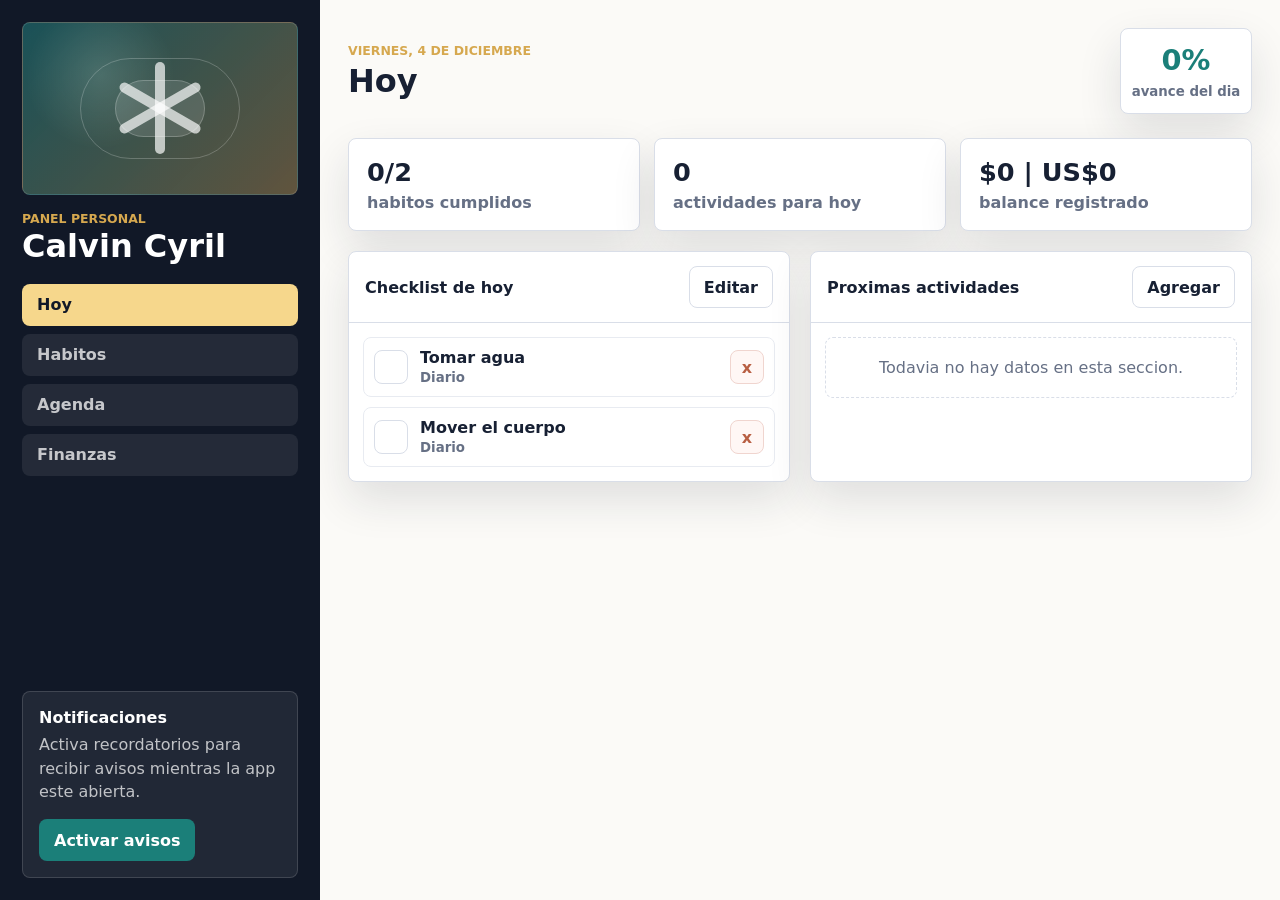
<file: app/index.html>
<!doctype html>
<html lang="es">
  <head>
    <meta charset="utf-8">
    <meta name="viewport" content="width=device-width, initial-scale=1">
    <meta name="theme-color" content="#14213d">
    <title>Calvin Cyril</title>
    <link rel="manifest" href="manifest.webmanifest">
    <link rel="stylesheet" href="styles.css">
  </head>
  <body>
    <main class="app-shell">
      <aside class="sidebar" aria-label="Navegacion principal">
        <div class="brand">
          <div class="brand-mark" aria-hidden="true">
            <span></span>
            <span></span>
            <span></span>
          </div>
          <div>
            <p class="eyebrow">Panel personal</p>
            <h1>Calvin Cyril</h1>
          </div>
        </div>

        <nav class="tabs" aria-label="Secciones">
          <button class="tab is-active" data-tab="today" type="button">Hoy</button>
          <button class="tab" data-tab="habits" type="button">Habitos</button>
          <button class="tab" data-tab="schedule" type="button">Agenda</button>
          <button class="tab" data-tab="finance" type="button">Finanzas</button>
        </nav>

        <section class="notification-panel">
          <p class="panel-title">Notificaciones</p>
          <p id="notificationText">Activa recordatorios para recibir avisos mientras la app este abierta.</p>
          <button id="enableNotifications" class="primary-button" type="button">Activar avisos</button>
        </section>
      </aside>

      <section class="workspace">
        <header class="topbar">
          <div>
            <p class="eyebrow" id="currentDate"></p>
            <h2 id="sectionTitle">Hoy</h2>
          </div>
          <div class="score-card">
            <span id="completionScore">0%</span>
            <small>avance del dia</small>
          </div>
        </header>

        <section class="view is-visible" id="todayView" data-view="today">
          <div class="summary-grid">
            <article>
              <span id="habitDoneCount">0/0</span>
              <p>habitos cumplidos</p>
            </article>
            <article>
              <span id="activityTodayCount">0</span>
              <p>actividades para hoy</p>
            </article>
            <article>
              <span id="financeBalance">$0</span>
              <p>balance registrado</p>
            </article>
          </div>

          <div class="split-layout">
            <section class="panel">
              <div class="panel-heading">
                <h3>Checklist de hoy</h3>
                <button class="ghost-button" data-jump="habits" type="button">Editar</button>
              </div>
              <div id="todayHabits" class="list empty-aware"></div>
            </section>

            <section class="panel">
              <div class="panel-heading">
                <h3>Proximas actividades</h3>
                <button class="ghost-button" data-jump="schedule" type="button">Agregar</button>
              </div>
              <div id="todayActivities" class="list empty-aware"></div>
            </section>
          </div>
        </section>

        <section class="view" id="habitsView" data-view="habits">
          <form id="habitForm" class="form-row">
            <label>
              Habito
              <input id="habitName" type="text" placeholder="Ej: Leer 20 minutos" required>
            </label>
            <label>
              Frecuencia
              <select id="habitFrequency">
                <option value="daily">Diario</option>
                <option value="weekdays">Lunes a viernes</option>
                <option value="custom">Personal</option>
              </select>
            </label>
            <button class="primary-button" type="submit">Agregar</button>
          </form>
          <section class="panel">
            <div class="panel-heading">
              <h3>Mis habitos</h3>
              <button id="resetToday" class="ghost-button" type="button">Limpiar checks de hoy</button>
            </div>
            <div id="habitList" class="list empty-aware"></div>
          </section>
        </section>

        <section class="view" id="scheduleView" data-view="schedule">
          <form id="activityForm" class="form-grid">
            <label>
              Actividad
              <input id="activityName" type="text" placeholder="Ej: Entrenar" required>
            </label>
            <label>
              Fecha
              <input id="activityDate" type="date" required>
            </label>
            <label>
              Hora
              <input id="activityTime" type="time" required>
            </label>
            <label>
              Avisarme
              <select id="activityReminder">
                <option value="0">A la hora exacta</option>
                <option value="5">5 min antes</option>
                <option value="15">15 min antes</option>
                <option value="30">30 min antes</option>
              </select>
            </label>
            <button class="primary-button" type="submit">Guardar actividad</button>
          </form>
          <section class="panel">
            <div class="panel-heading">
              <h3>Agenda</h3>
              <div class="panel-actions">
                <button id="exportCalendar" class="ghost-button" type="button">Exportar calendario</button>
                <button id="clearPastActivities" class="ghost-button" type="button">Quitar pasadas</button>
              </div>
            </div>
            <div id="activityList" class="list empty-aware"></div>
          </section>
        </section>

        <section class="view" id="financeView" data-view="finance">
          <form id="financeForm" class="form-grid">
            <label>
              Concepto
              <input id="financeName" type="text" placeholder="Ej: Sueldo, alquiler, comida" required>
            </label>
            <label>
              Tipo
              <select id="financeType">
                <option value="income">Ingreso</option>
                <option value="expense">Gasto</option>
              </select>
            </label>
            <label>
              Moneda
              <select id="financeCurrency">
                <option value="UYU">UYU</option>
                <option value="USD">USD</option>
              </select>
            </label>
            <label>
              Monto
              <input id="financeAmount" type="number" min="0" step="0.01" placeholder="0.00" required>
            </label>
            <button class="primary-button" type="submit">Registrar</button>
          </form>

          <div class="summary-grid">
            <article>
              <span id="uyuBalance">$0</span>
              <p>balance UYU</p>
            </article>
            <article>
              <span id="usdBalance">US$0</span>
              <p>balance USD</p>
            </article>
            <article>
              <span id="expenseCount">0</span>
              <p>gastos cargados</p>
            </article>
          </div>

          <section class="panel">
            <div class="panel-heading">
              <h3>Movimientos</h3>
              <button id="clearFinance" class="ghost-button" type="button">Vaciar finanzas</button>
            </div>
            <div id="financeList" class="list empty-aware"></div>
          </section>
        </section>
      </section>
    </main>

    <template id="emptyTemplate">
      <div class="empty-state">Todavia no hay datos en esta seccion.</div>
    </template>

    <script src="app.js"></script>
  </body>
</html>
</file>
<file: app/styles.css>
:root {
  color-scheme: light;
  --ink: #172033;
  --muted: #667085;
  --line: #d9dee8;
  --paper: #fbfaf7;
  --panel: #ffffff;
  --nav: #111827;
  --teal: #1b7f79;
  --terracotta: #b85f43;
  --gold: #d6a84f;
  --shadow: 0 18px 44px rgba(24, 32, 51, 0.12);
  font-family: Inter, ui-sans-serif, system-ui, -apple-system, BlinkMacSystemFont, "Segoe UI", sans-serif;
}

* {
  box-sizing: border-box;
}

body {
  min-height: 100vh;
  margin: 0;
  background: var(--paper);
  color: var(--ink);
}

button,
input,
select {
  font: inherit;
}

button {
  cursor: pointer;
}

.app-shell {
  display: grid;
  grid-template-columns: 320px minmax(0, 1fr);
  min-height: 100vh;
}

.sidebar {
  display: flex;
  flex-direction: column;
  gap: 22px;
  padding: 22px;
  background: var(--nav);
  color: #fff;
}

.brand {
  display: grid;
  gap: 16px;
}

.brand-mark {
  width: 100%;
  aspect-ratio: 16 / 10;
  position: relative;
  display: grid;
  place-items: center;
  border-radius: 8px;
  border: 1px solid rgba(255, 255, 255, 0.14);
  overflow: hidden;
  background:
    linear-gradient(135deg, rgba(27, 127, 121, 0.52), rgba(214, 168, 79, 0.38)),
    radial-gradient(circle at 28% 30%, rgba(255, 255, 255, 0.24), transparent 32%),
    #182033;
}

.brand-mark::before,
.brand-mark::after {
  content: "";
  position: absolute;
  border-radius: 999px;
  border: 1px solid rgba(255, 255, 255, 0.22);
}

.brand-mark::before {
  width: 58%;
  height: 58%;
}

.brand-mark::after {
  width: 32%;
  height: 32%;
  background: rgba(255, 255, 255, 0.12);
}

.brand-mark span {
  position: absolute;
  width: 10px;
  height: 54%;
  border-radius: 999px;
  background: rgba(255, 255, 255, 0.68);
  transform-origin: center;
}

.brand-mark span:nth-child(1) {
  transform: rotate(0deg);
}

.brand-mark span:nth-child(2) {
  transform: rotate(60deg);
}

.brand-mark span:nth-child(3) {
  transform: rotate(120deg);
}

.eyebrow {
  margin: 0 0 4px;
  color: var(--gold);
  font-size: 0.78rem;
  font-weight: 700;
  text-transform: uppercase;
}

h1,
h2,
h3,
p {
  margin-top: 0;
}

h1 {
  margin-bottom: 0;
  font-size: 2rem;
  line-height: 1;
}

h2 {
  margin-bottom: 0;
  font-size: 2rem;
}

h3 {
  margin-bottom: 0;
  font-size: 1rem;
}

.tabs {
  display: grid;
  gap: 8px;
}

.tab,
.primary-button,
.ghost-button {
  min-height: 42px;
  border-radius: 8px;
  border: 1px solid transparent;
  padding: 0 14px;
  font-weight: 700;
}

.tab {
  text-align: left;
  color: rgba(255, 255, 255, 0.74);
  background: rgba(255, 255, 255, 0.08);
}

.tab.is-active {
  color: #111827;
  background: #f6d78c;
}

.notification-panel {
  margin-top: auto;
  padding: 16px;
  border: 1px solid rgba(255, 255, 255, 0.14);
  border-radius: 8px;
  background: rgba(255, 255, 255, 0.07);
}

.panel-title {
  margin-bottom: 6px;
  font-weight: 800;
}

.notification-panel p:not(.panel-title) {
  color: rgba(255, 255, 255, 0.72);
  line-height: 1.45;
}

.workspace {
  padding: 28px;
  overflow: hidden;
}

.topbar {
  display: flex;
  align-items: center;
  justify-content: space-between;
  gap: 18px;
  margin-bottom: 24px;
}

.score-card {
  width: 132px;
  min-height: 86px;
  display: grid;
  place-items: center;
  padding: 10px;
  border: 1px solid var(--line);
  border-radius: 8px;
  background: var(--panel);
  box-shadow: var(--shadow);
}

.score-card span {
  font-size: 1.8rem;
  font-weight: 900;
  color: var(--teal);
}

.score-card small {
  color: var(--muted);
  font-weight: 700;
}

.view {
  display: none;
}

.view.is-visible {
  display: grid;
  gap: 20px;
}

.summary-grid {
  display: grid;
  grid-template-columns: repeat(3, minmax(0, 1fr));
  gap: 14px;
}

.summary-grid article,
.panel {
  border: 1px solid var(--line);
  border-radius: 8px;
  background: var(--panel);
  box-shadow: var(--shadow);
}

.summary-grid article {
  padding: 18px;
}

.summary-grid span {
  display: block;
  margin-bottom: 6px;
  font-size: 1.6rem;
  font-weight: 900;
}

.summary-grid p {
  margin-bottom: 0;
  color: var(--muted);
  font-weight: 700;
}

.split-layout {
  display: grid;
  grid-template-columns: 1fr 1fr;
  gap: 20px;
}

.panel {
  overflow: hidden;
}

.panel-heading {
  display: flex;
  align-items: center;
  justify-content: space-between;
  gap: 12px;
  min-height: 58px;
  padding: 14px 16px;
  border-bottom: 1px solid var(--line);
}

.panel-actions,
.item-actions {
  display: flex;
  align-items: center;
  gap: 8px;
  flex-wrap: wrap;
  justify-content: flex-end;
}

.list {
  display: grid;
  gap: 10px;
  padding: 14px;
}

.list-item {
  display: grid;
  grid-template-columns: auto minmax(0, 1fr) auto;
  align-items: center;
  gap: 12px;
  min-height: 54px;
  padding: 10px;
  border: 1px solid #e8ebf1;
  border-radius: 8px;
  background: #fff;
}

.list-item strong {
  display: block;
  overflow-wrap: anywhere;
}

.list-item small {
  color: var(--muted);
  font-weight: 700;
}

.check-button {
  width: 34px;
  height: 34px;
  border-radius: 8px;
  border: 1px solid var(--line);
  background: #fff;
  color: transparent;
  font-weight: 900;
}

.check-button.is-done {
  color: #fff;
  border-color: var(--teal);
  background: var(--teal);
}

.delete-button {
  width: 34px;
  height: 34px;
  border: 1px solid #f0d5cf;
  border-radius: 8px;
  color: var(--terracotta);
  background: #fff7f5;
  font-weight: 900;
}

.calendar-button {
  min-width: 34px;
  height: 34px;
  border: 1px solid #cfe5e2;
  border-radius: 8px;
  color: var(--teal);
  background: #f3fbfa;
  font-weight: 900;
}

.form-row,
.form-grid {
  display: grid;
  gap: 12px;
  align-items: end;
  padding: 16px;
  border: 1px solid var(--line);
  border-radius: 8px;
  background: #fff;
  box-shadow: var(--shadow);
}

.form-row {
  grid-template-columns: minmax(220px, 1fr) 180px auto;
}

.form-grid {
  grid-template-columns: repeat(4, minmax(0, 1fr)) auto;
}

label {
  display: grid;
  gap: 7px;
  color: var(--muted);
  font-size: 0.84rem;
  font-weight: 800;
}

input,
select {
  width: 100%;
  min-height: 42px;
  border: 1px solid var(--line);
  border-radius: 8px;
  padding: 0 12px;
  color: var(--ink);
  background: #fff;
}

.primary-button {
  color: #fff;
  background: var(--teal);
}

.ghost-button {
  color: var(--ink);
  border-color: var(--line);
  background: #fff;
}

.empty-state {
  padding: 20px;
  border: 1px dashed var(--line);
  border-radius: 8px;
  color: var(--muted);
  text-align: center;
}

@media (max-width: 960px) {
  .app-shell {
    grid-template-columns: 1fr;
  }

  .sidebar {
    position: static;
  }

  .tabs {
    grid-template-columns: repeat(4, minmax(0, 1fr));
  }

  .tab {
    text-align: center;
  }

  .split-layout,
  .summary-grid,
  .form-row,
  .form-grid {
    grid-template-columns: 1fr;
  }
}

@media (max-width: 560px) {
  .workspace,
  .sidebar {
    padding: 16px;
  }

  .topbar {
    align-items: stretch;
    flex-direction: column;
  }

  .panel-heading {
    align-items: flex-start;
    flex-direction: column;
  }

  .panel-actions {
    width: 100%;
    justify-content: stretch;
  }

  .panel-actions .ghost-button {
    flex: 1;
  }

  .score-card {
    width: 100%;
  }

  .tabs {
    grid-template-columns: 1fr 1fr;
  }
}
</file>
